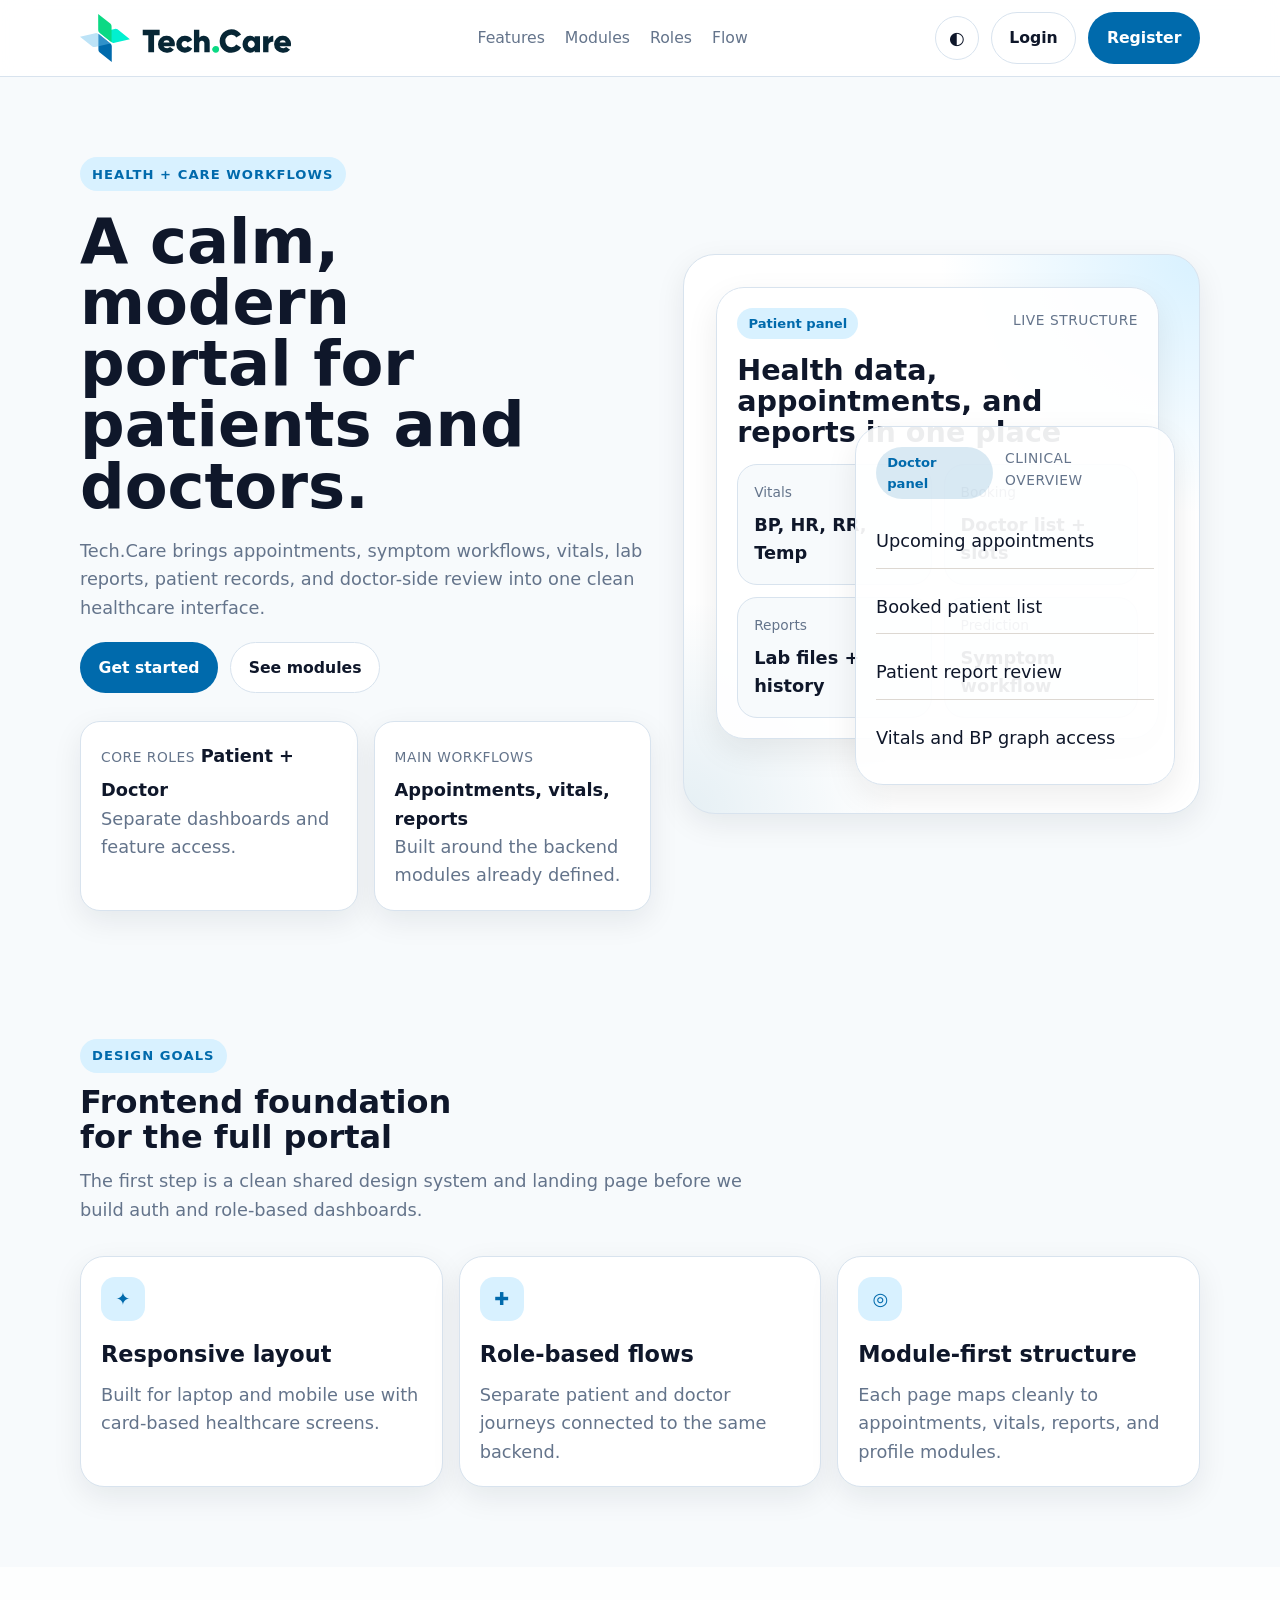
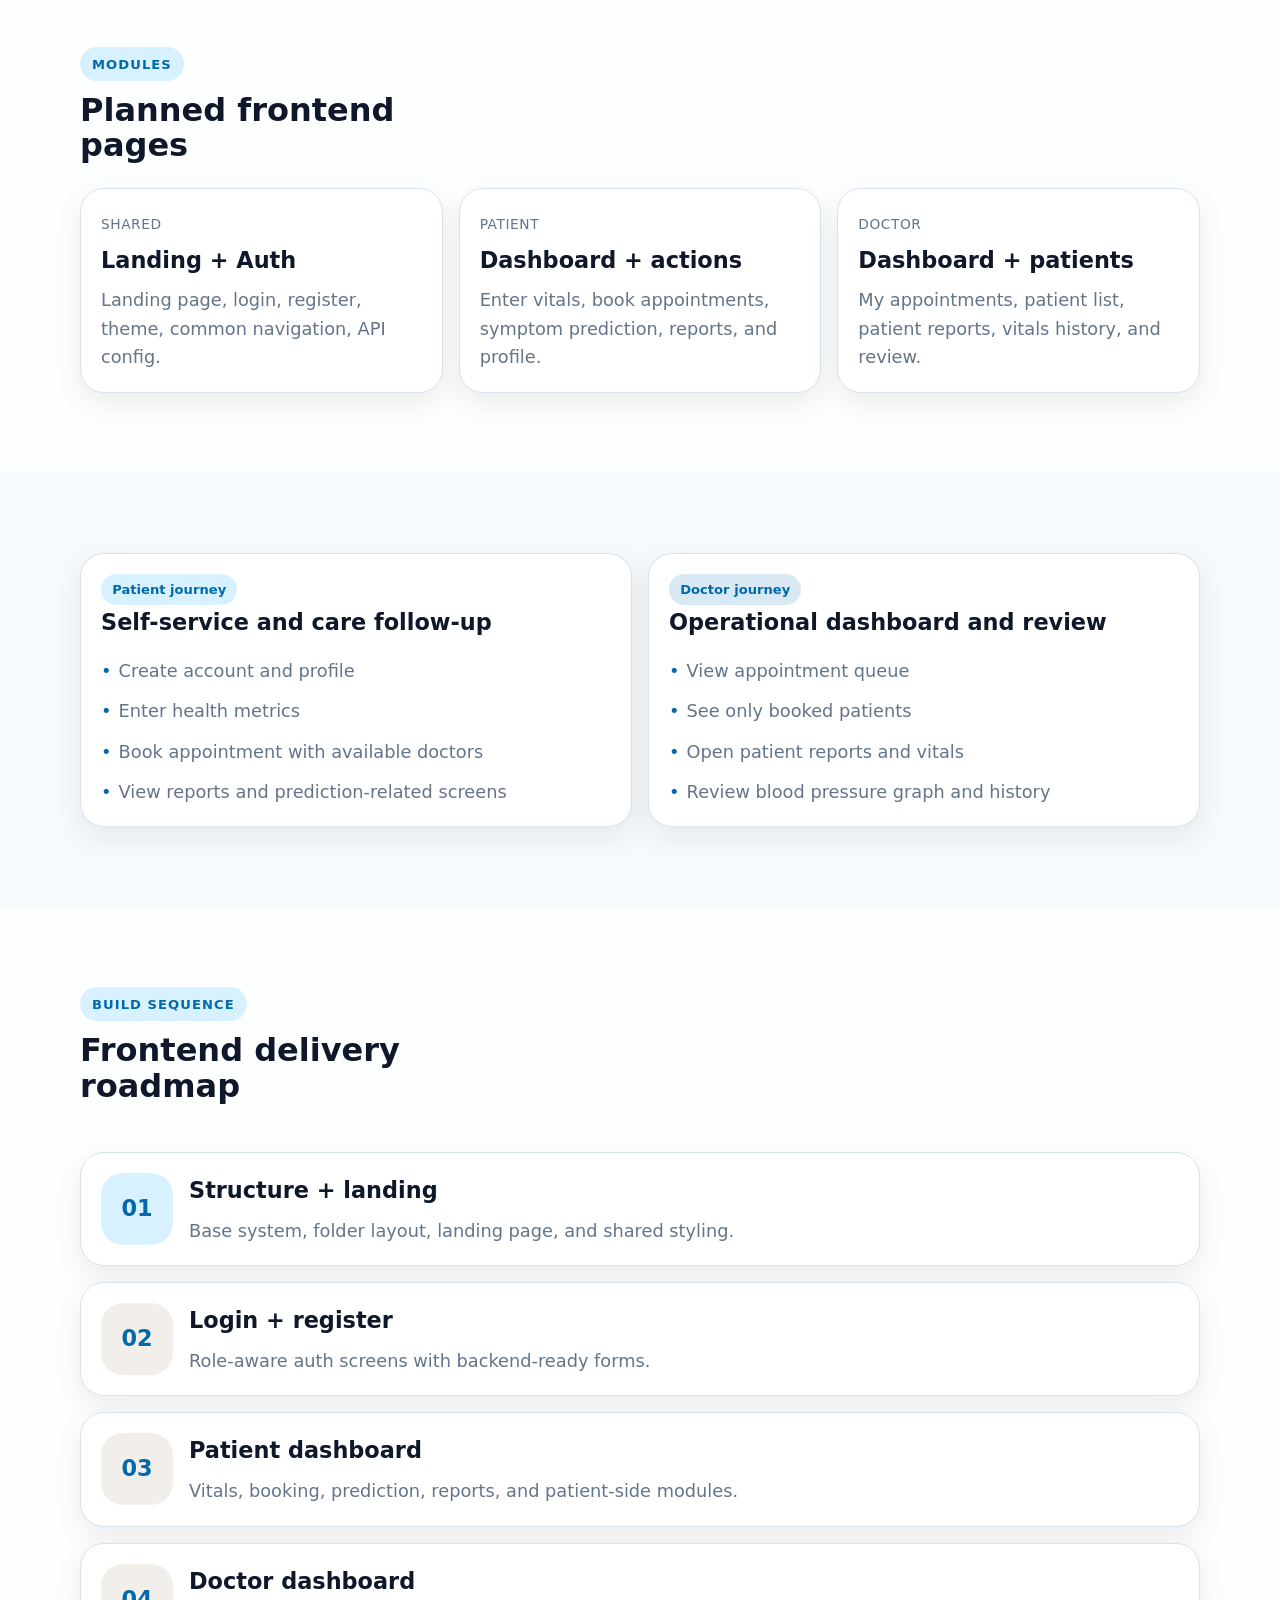
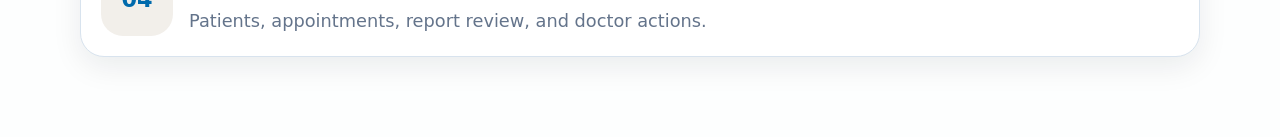
<file: frontend/pages/index.html>
<!DOCTYPE html>
<html lang="en" data-theme="light">
<head>
  <meta charset="UTF-8" />
  <meta name="viewport" content="width=device-width, initial-scale=1.0" />
  <title>Biocanvas Health Portal</title>
  <link rel="preconnect" href="https://api.fontshare.com">
  <link href="https://api.fontshare.com/v2/css?f[]=satoshi@300,400,500,700,900&display=swap" rel="stylesheet">
  <link rel="stylesheet" href="../css/tokens.css">
  <link rel="stylesheet" href="../css/base.css">
  <link rel="stylesheet" href="../css/components.css">
  <link rel="stylesheet" href="../css/landing.css">
</head>
<body>
  <a href="#main-content" class="skip-link">Skip to content</a>

  <header class="site-header">
    <div class="container nav-shell">
        <a href="index.html" class="brand brand-image" aria-label="Biocanvas home">
            <img src="/frontend/assests/logos/TestLogo.svg" alt="Biocanvas logo" class="brand-logo">
        </a>

      <nav class="desktop-nav" aria-label="Primary navigation">
        <a href="#features">Features</a>
        <a href="#modules">Modules</a>
        <a href="#roles">Roles</a>
        <a href="#flow">Flow</a>
      </nav>

      <div class="nav-actions">
        <button class="theme-toggle" data-theme-toggle aria-label="Switch theme">◐</button>
        <a href="login.html" class="btn btn-secondary">Login</a>
        <a href="register.html" class="btn btn-primary">Register</a>
      </div>
    </div>
  </header>

  <main id="main-content">
    <section class="hero-section">
      <div class="container hero-grid">
        <div class="hero-copy">
          <span class="eyebrow">Health + care workflows</span>
          <h1>A calm, modern portal for patients and doctors.</h1>
          <p>
            Tech.Care brings appointments, symptom workflows, vitals, lab reports, patient records, and doctor-side review into one clean healthcare interface.
          </p>
          <div class="hero-actions">
            <a href="register.html" class="btn btn-primary">Get started</a>
            <a href="#modules" class="btn btn-secondary">See modules</a>
          </div>

          <div class="hero-metrics">
            <article class="metric-card">
              <span class="metric-label">Core roles</span>
              <strong>Patient + Doctor</strong>
              <p>Separate dashboards and feature access.</p>
            </article>
            <article class="metric-card">
              <span class="metric-label">Main workflows</span>
              <strong>Appointments, vitals, reports</strong>
              <p>Built around the backend modules already defined.</p>
            </article>
          </div>
        </div>

        <div class="hero-visual card-surface">
          <div class="floating-card primary-panel">
            <div class="panel-head">
              <span class="badge primary">Patient panel</span>
              <span class="mini-text">Live structure</span>
            </div>
            <h2>Health data, appointments, and reports in one place</h2>
            <div class="mini-grid">
              <div class="mini-tile">
                <span>Vitals</span>
                <strong>BP, HR, RR, Temp</strong>
              </div>
              <div class="mini-tile">
                <span>Booking</span>
                <strong>Doctor list + slots</strong>
              </div>
              <div class="mini-tile">
                <span>Reports</span>
                <strong>Lab files + history</strong>
              </div>
              <div class="mini-tile">
                <span>Prediction</span>
                <strong>Symptom workflow</strong>
              </div>
            </div>
          </div>

          <div class="floating-card secondary-panel">
            <div class="panel-head">
              <span class="badge blue">Doctor panel</span>
              <span class="mini-text">Clinical overview</span>
            </div>
            <ul class="panel-list" role="list">
              <li>Upcoming appointments</li>
              <li>Booked patient list</li>
              <li>Patient report review</li>
              <li>Vitals and BP graph access</li>
            </ul>
          </div>
        </div>
      </div>
    </section>

    <section class="section-block" id="features">
      <div class="container">
        <div class="section-heading">
          <span class="eyebrow">Design goals</span>
          <h2>Frontend foundation for the full portal</h2>
          <p>The first step is a clean shared design system and landing page before we build auth and role-based dashboards.</p>
        </div>

        <div class="feature-grid">
          <article class="feature-card">
            <div class="feature-icon">✦</div>
            <h3>Responsive layout</h3>
            <p>Built for laptop and mobile use with card-based healthcare screens.</p>
          </article>
          <article class="feature-card">
            <div class="feature-icon">✚</div>
            <h3>Role-based flows</h3>
            <p>Separate patient and doctor journeys connected to the same backend.</p>
          </article>
          <article class="feature-card">
            <div class="feature-icon">◎</div>
            <h3>Module-first structure</h3>
            <p>Each page maps cleanly to appointments, vitals, reports, and profile modules.</p>
          </article>
        </div>
      </div>
    </section>

    <section class="section-block alt-section" id="modules">
      <div class="container">
        <div class="section-heading compact">
          <span class="eyebrow">Modules</span>
          <h2>Planned frontend pages</h2>
        </div>

        <div class="module-grid">
          <article class="module-card">
            <span class="module-tag">Shared</span>
            <h3>Landing + Auth</h3>
            <p>Landing page, login, register, theme, common navigation, API config.</p>
          </article>
          <article class="module-card">
            <span class="module-tag">Patient</span>
            <h3>Dashboard + actions</h3>
            <p>Enter vitals, book appointments, symptom prediction, reports, and profile.</p>
          </article>
          <article class="module-card">
            <span class="module-tag">Doctor</span>
            <h3>Dashboard + patients</h3>
            <p>My appointments, patient list, patient reports, vitals history, and review.</p>
          </article>
        </div>
      </div>
    </section>

    <section class="section-block" id="roles">
      <div class="container role-grid">
        <article class="role-card">
          <span class="badge primary">Patient journey</span>
          <h3>Self-service and care follow-up</h3>
          <ul role="list">
            <li>Create account and profile</li>
            <li>Enter health metrics</li>
            <li>Book appointment with available doctors</li>
            <li>View reports and prediction-related screens</li>
          </ul>
        </article>

        <article class="role-card">
          <span class="badge blue">Doctor journey</span>
          <h3>Operational dashboard and review</h3>
          <ul role="list">
            <li>View appointment queue</li>
            <li>See only booked patients</li>
            <li>Open patient reports and vitals</li>
            <li>Review blood pressure graph and history</li>
          </ul>
        </article>
      </div>
    </section>

    <section class="section-block alt-section" id="flow">
      <div class="container flow-shell">
        <div class="section-heading compact">
          <span class="eyebrow">Build sequence</span>
          <h2>Frontend delivery roadmap</h2>
        </div>

        <div class="timeline">
          <article class="timeline-item active">
            <span>01</span>
            <div>
              <h3>Structure + landing</h3>
              <p>Base system, folder layout, landing page, and shared styling.</p>
            </div>
          </article>
          <article class="timeline-item">
            <span>02</span>
            <div>
              <h3>Login + register</h3>
              <p>Role-aware auth screens with backend-ready forms.</p>
            </div>
          </article>
          <article class="timeline-item">
            <span>03</span>
            <div>
              <h3>Patient dashboard</h3>
              <p>Vitals, booking, prediction, reports, and patient-side modules.</p>
            </div>
          </article>
          <article class="timeline-item">
            <span>04</span>
            <div>
              <h3>Doctor dashboard</h3>
              <p>Patients, appointments, report review, and doctor actions.</p>
            </div>
          </article>
        </div>
      </div>
    </section>
  </main>

  <script src="../js/landing.js" defer></script>
</body>
</html>
</file>
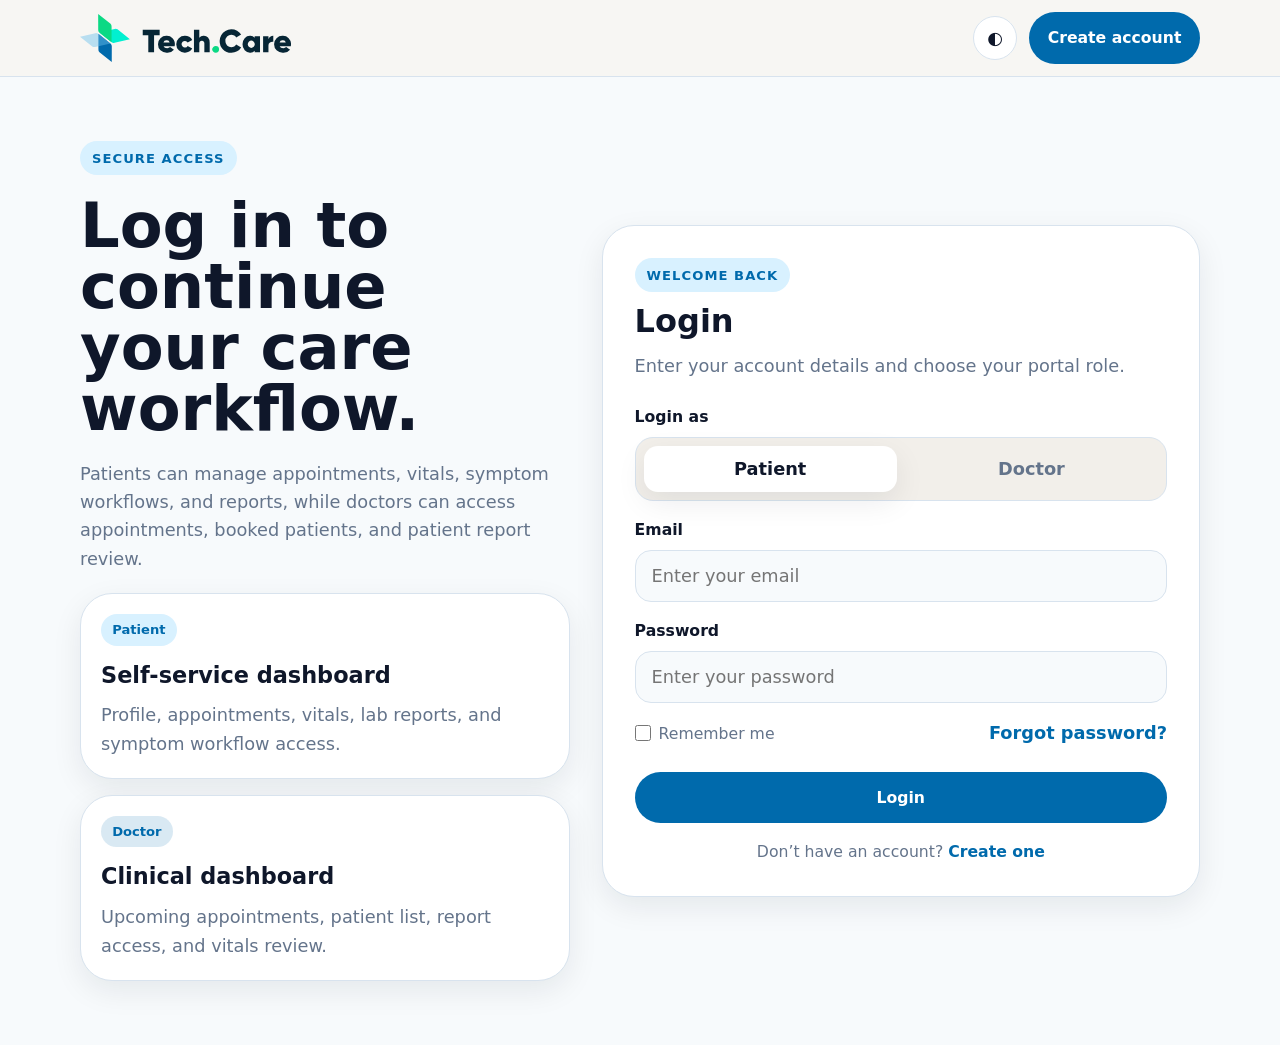
<file: frontend/pages/login.html>
<!DOCTYPE html>
<html lang="en" data-theme="light">
<head>
  <meta charset="UTF-8" />
  <meta name="viewport" content="width=device-width, initial-scale=1.0" />
  <title>Login | Biocanvas</title>
  <link rel="preconnect" href="https://api.fontshare.com">
  <link href="https://api.fontshare.com/v2/css?f[]=satoshi@300,400,500,700,900&display=swap" rel="stylesheet">
  <link rel="stylesheet" href="../css/tokens.css">
  <link rel="stylesheet" href="../css/base.css">
  <link rel="stylesheet" href="../css/components.css">
  <link rel="stylesheet" href="../css/auth.css">
</head>
<body>
  <a href="#main-content" class="skip-link">Skip to content</a>

  <header class="site-header auth-header">
    <div class="container nav-shell">
      <a href="index.html" class="brand brand-image" aria-label="Biocanvas home">
        <img src="/frontend/assests/logos/TestLogo.svg" alt="Biocanvas logo" class="brand-logo">
      </a>
      <div class="nav-actions">
        <button class="theme-toggle" data-theme-toggle aria-label="Switch theme">◐</button>
        <a href="register.html" class="btn btn-primary">Create account</a>
      </div>
    </div>
  </header>

  <main id="main-content" class="auth-page">
    <div class="container auth-grid">
      <section class="auth-intro">
        <span class="eyebrow">Secure access</span>
        <h1>Log in to continue your care workflow.</h1>
        <p>
          Patients can manage appointments, vitals, symptom workflows, and reports, while doctors can access appointments, booked patients, and patient report review.
        </p>

        <div class="auth-info-cards">
          <article class="auth-info-card">
            <span class="badge primary">Patient</span>
            <h3>Self-service dashboard</h3>
            <p>Profile, appointments, vitals, lab reports, and symptom workflow access.</p>
          </article>
          <article class="auth-info-card">
            <span class="badge blue">Doctor</span>
            <h3>Clinical dashboard</h3>
            <p>Upcoming appointments, patient list, report access, and vitals review.</p>
          </article>
        </div>
      </section>

      <section class="auth-card-shell">
        <div class="auth-card">
          <div class="auth-head">
            <span class="eyebrow">Welcome back</span>
            <h2>Login</h2>
            <p>Enter your account details and choose your portal role.</p>
          </div>

          <form class="auth-form" id="loginForm">
            <div class="field-group role-group">
              <span class="field-label">Login as</span>
              <div class="role-toggle" role="group" aria-label="Select role">
                <button type="button" class="role-btn active" data-role="patient">Patient</button>
                <button type="button" class="role-btn" data-role="doctor">Doctor</button>
              </div>
              <input type="hidden" name="role" id="loginRole" value="patient">
            </div>

            <div class="field-group">
              <label for="loginEmail">Email</label>
              <input type="email" id="loginEmail" name="email" placeholder="Enter your email" required>
            </div>

            <div class="field-group">
              <label for="loginPassword">Password</label>
              <input type="password" id="loginPassword" name="password" placeholder="Enter your password" required>
            </div>

            <div class="form-row split-row">
              <label class="checkbox-row">
                <input type="checkbox" name="remember">
                <span>Remember me</span>
              </label>
              <a href="#" class="text-link">Forgot password?</a>
            </div>

            <button type="submit" class="btn btn-primary auth-submit">Login</button>

            <p class="form-switch">Don’t have an account? <a href="register.html">Create one</a></p>
          </form>
        </div>
      </section>
    </div>
  </main>

  <script src="../js/config.js" defer></script>
<script src="../js/api.js" defer></script>
<script src="../js/utils.js" defer></script>
<script src="../js/auth.js" defer></script>
</body>
</html>
</file>
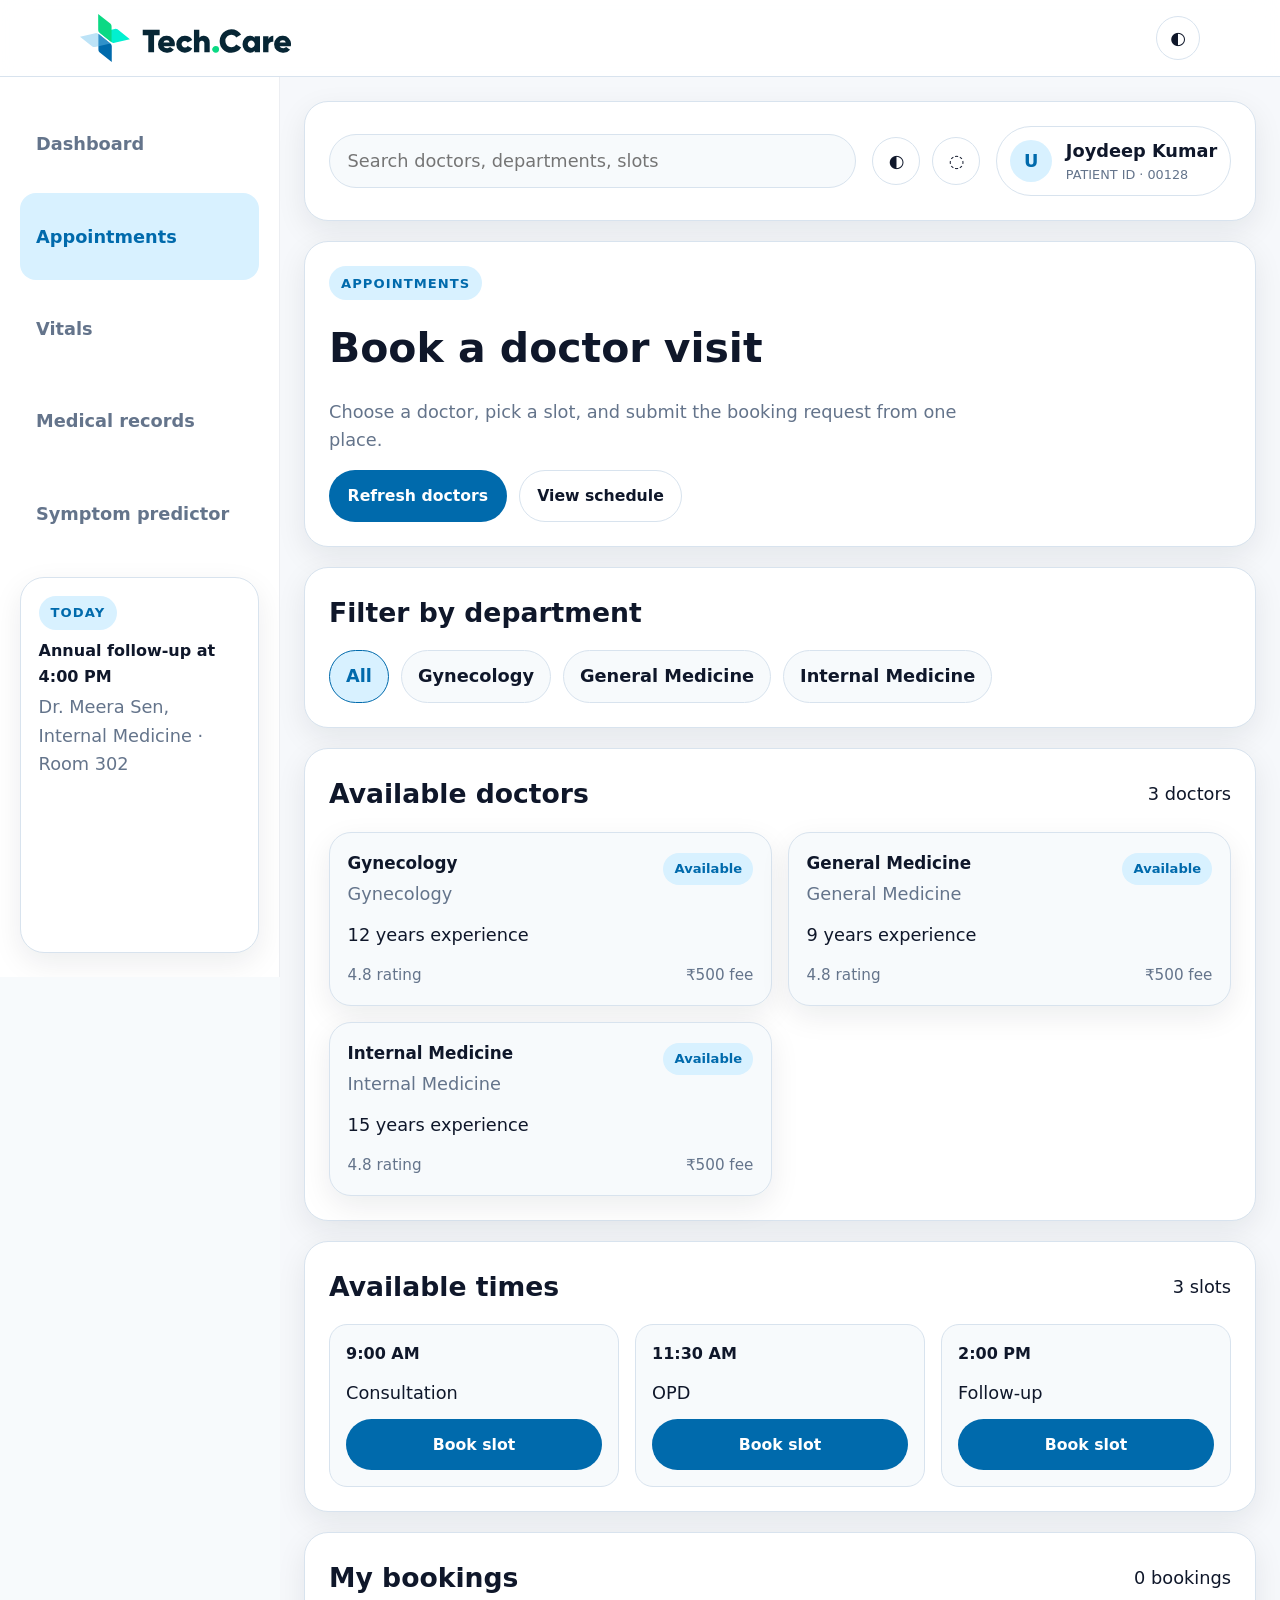
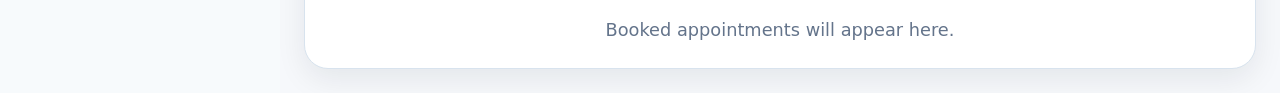
<file: frontend/pages/patient-appointments.html>
<!DOCTYPE html>
<html lang="en" data-theme="light">
<head>
  <meta charset="UTF-8">
  <meta name="viewport" content="width=device-width, initial-scale=1.0">
  <title>Appointments | Tech.Care</title>
  <link rel="stylesheet" href="../css/tokens.css">
  <link rel="stylesheet" href="../css/base.css">
  <link rel="stylesheet" href="../css/components.css">
  <link rel="stylesheet" href="../css/patient.css">
</head>
<body>
  <a href="#main-content" class="skip-link">Skip to content</a>

  <header class="site-header">
    <div class="container nav-shell">
      <a href="index.html" class="brand brand-image" aria-label="Biocanvas home">
            <img src="/frontend/assests/logos/TestLogo.svg" alt="Biocanvas logo" class="brand-logo">
        </a>
      <div class="nav-actions">
        <button class="theme-toggle" data-theme-toggle aria-label="Switch theme">◐</button>
      </div>
    </div>
  </header>

  <div class="page-shell">
    <aside class="sidebar sidebar-patient">
      <nav class="sidebar-nav">
        <a href="patient-dashboard.html" class="nav-link">Dashboard</a>
        <a href="patient-appointments.html" class="nav-link active">Appointments</a>
        <a href="patient-vitals.html" class="nav-link">Vitals</a>
        <a href="patient-reports.html" class="nav-link">Medical records</a>
        <a href="patient-symptom.html" class="nav-link">Symptom predictor</a>
      </nav>
      <div class="sidebar-card card-surface">
        <span class="eyebrow">Today</span>
        <h3>Annual follow-up at 4:00 PM</h3>
        <p>Dr. Meera Sen, Internal Medicine · Room 302</p>
      </div>
    </aside>

    <main id="main-content" class="content-shell">
      <section class="patient-shell">
        <section class="top-summary card-surface">
          <div class="search-row">
            <input type="search" placeholder="Search doctors, departments, slots" aria-label="Search">
            <div class="top-icons">
              <button class="icon-btn" type="button" aria-label="Toggle theme">◐</button>
              <button class="icon-btn" type="button" aria-label="Notifications">◌</button>
            </div>
            <div class="user-pill">
              <div class="avatar" data-user-avatar>JK</div>
              <div>
                <strong data-user-name>Joydeep Kumar</strong>
                <span data-user-id>PATIENT ID · 00128</span>
              </div>
            </div>
          </div>
        </section>

        <section class="appointments-layout">
          <article class="section-card card-surface appointments-hero">
            <span class="eyebrow">Appointments</span>
            <h1>Book a doctor visit</h1>
            <p>Choose a doctor, pick a slot, and submit the booking request from one place.</p>
            <div class="button-row">
              <button class="btn btn-primary" type="button" data-refresh-doctors>Refresh doctors</button>
              <button class="btn btn-secondary" type="button" data-view-schedule>View schedule</button>
            </div>
          </article>

          <article class="section-card card-surface appointments-filter">
            <div class="section-head"><h2>Filter by department</h2></div>
            <div class="chips-row" data-department-chips></div>
          </article>

          <article class="section-card card-surface doctor-results">
            <div class="section-head"><h2>Available doctors</h2><span data-doctor-count>0 doctors</span></div>
            <div class="doctor-list" data-doctor-list></div>
          </article>

          <article class="section-card card-surface slots-panel">
            <div class="section-head"><h2>Available times</h2><span data-slot-count>0 slots</span></div>
            <div class="slot-list" data-slot-list>
              <div class="note empty-state">Select a doctor to see slots.</div>
            </div>
          </article>

          <article class="section-card card-surface confirmation-panel hidden" data-confirmation-panel>
            <div class="section-head"><h2>Booking confirmed</h2></div>
            <div class="confirmation-box">
              <strong data-confirm-doctor>-</strong>
              <span data-confirm-slot>-</span>
              <p data-confirm-message>Your appointment request has been submitted.</p>
            </div>
          </article>
          <article class="section-card card-surface my-bookings-panel">
  <div class="section-head"><h2>My bookings</h2><span data-bookings-count>0 bookings</span></div>
  <div class="bookings-list" data-bookings-list>
    <div class="note empty-state">Booked appointments will appear here.</div>
  </div>
</article>
        </section>
      </section>
    </main>
  </div>

  <script src="../js/config.js" defer></script>
  <script src="../js/api.js" defer></script>
  <script src="../js/utils.js" defer></script>
  <script src="../js/auth.js" defer></script>
  <script src="../js/patient/appointments.js" defer></script>
</body>
</html>
</file>
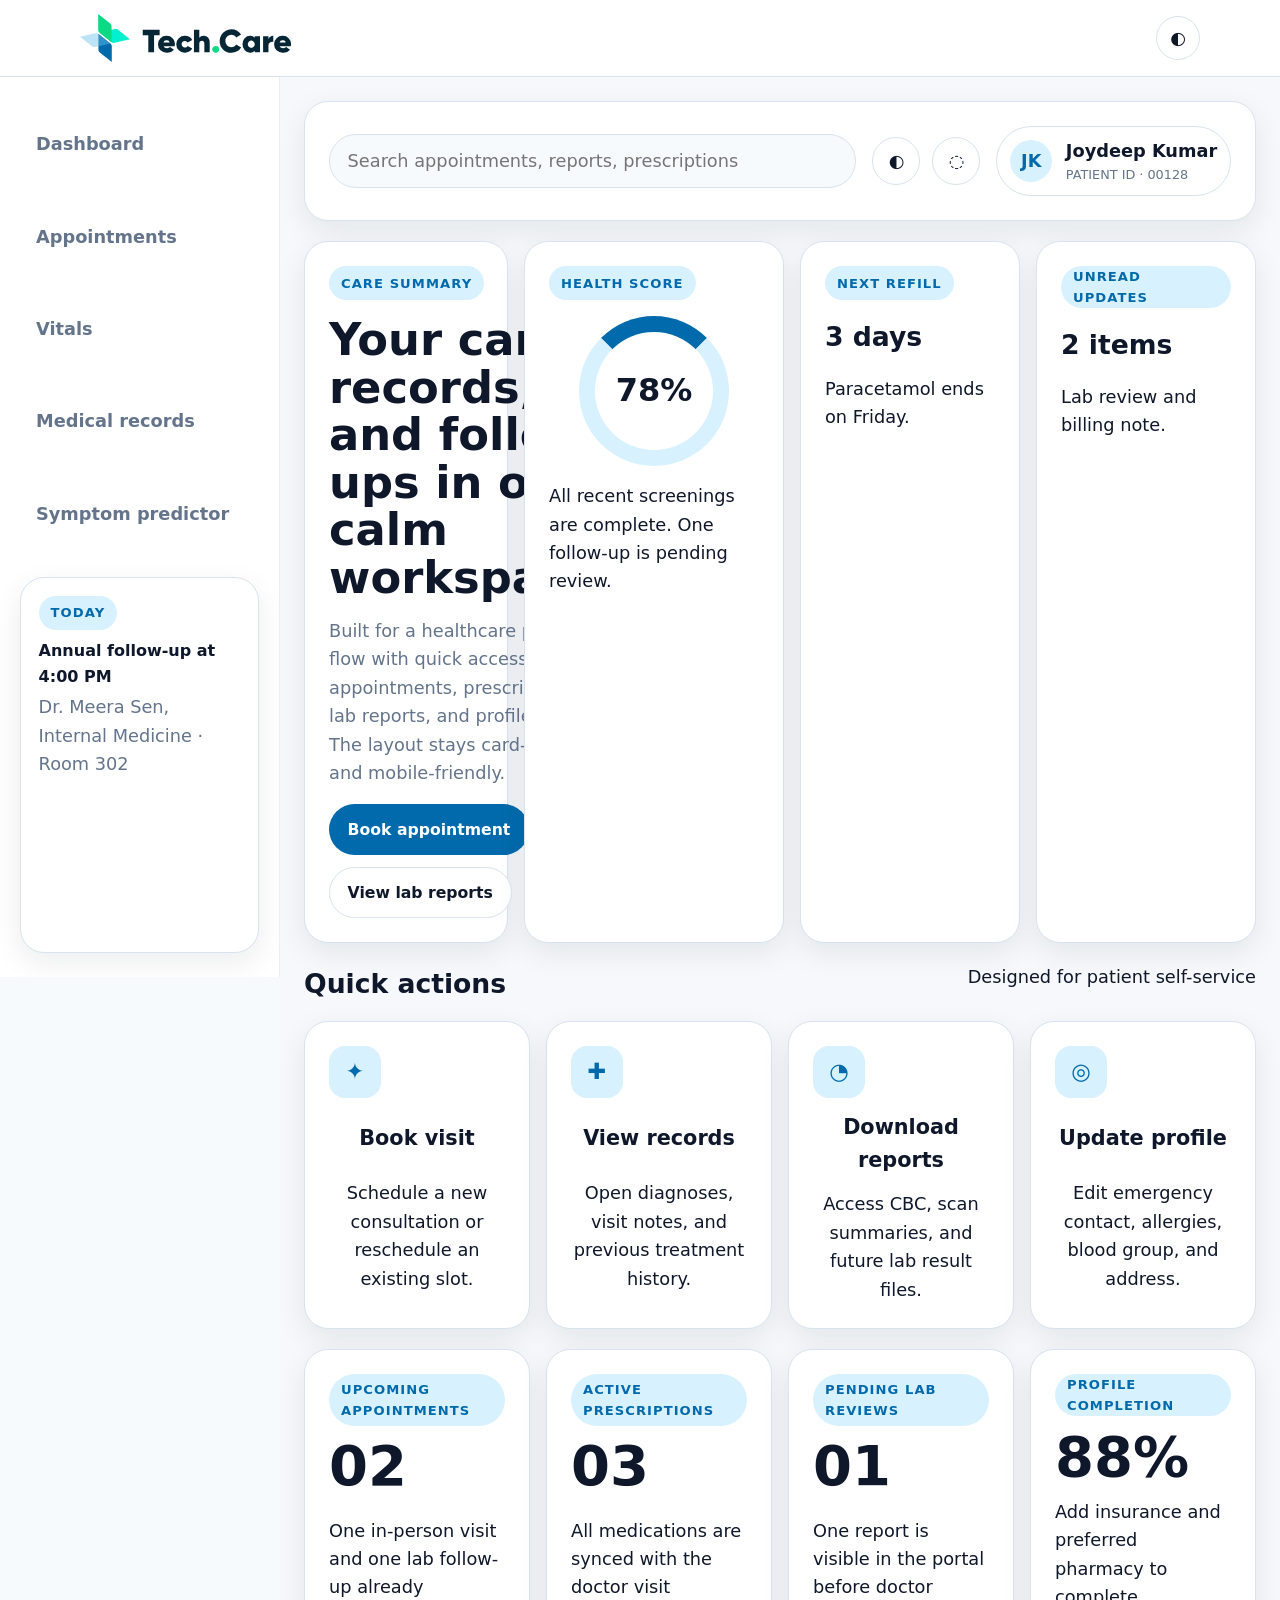
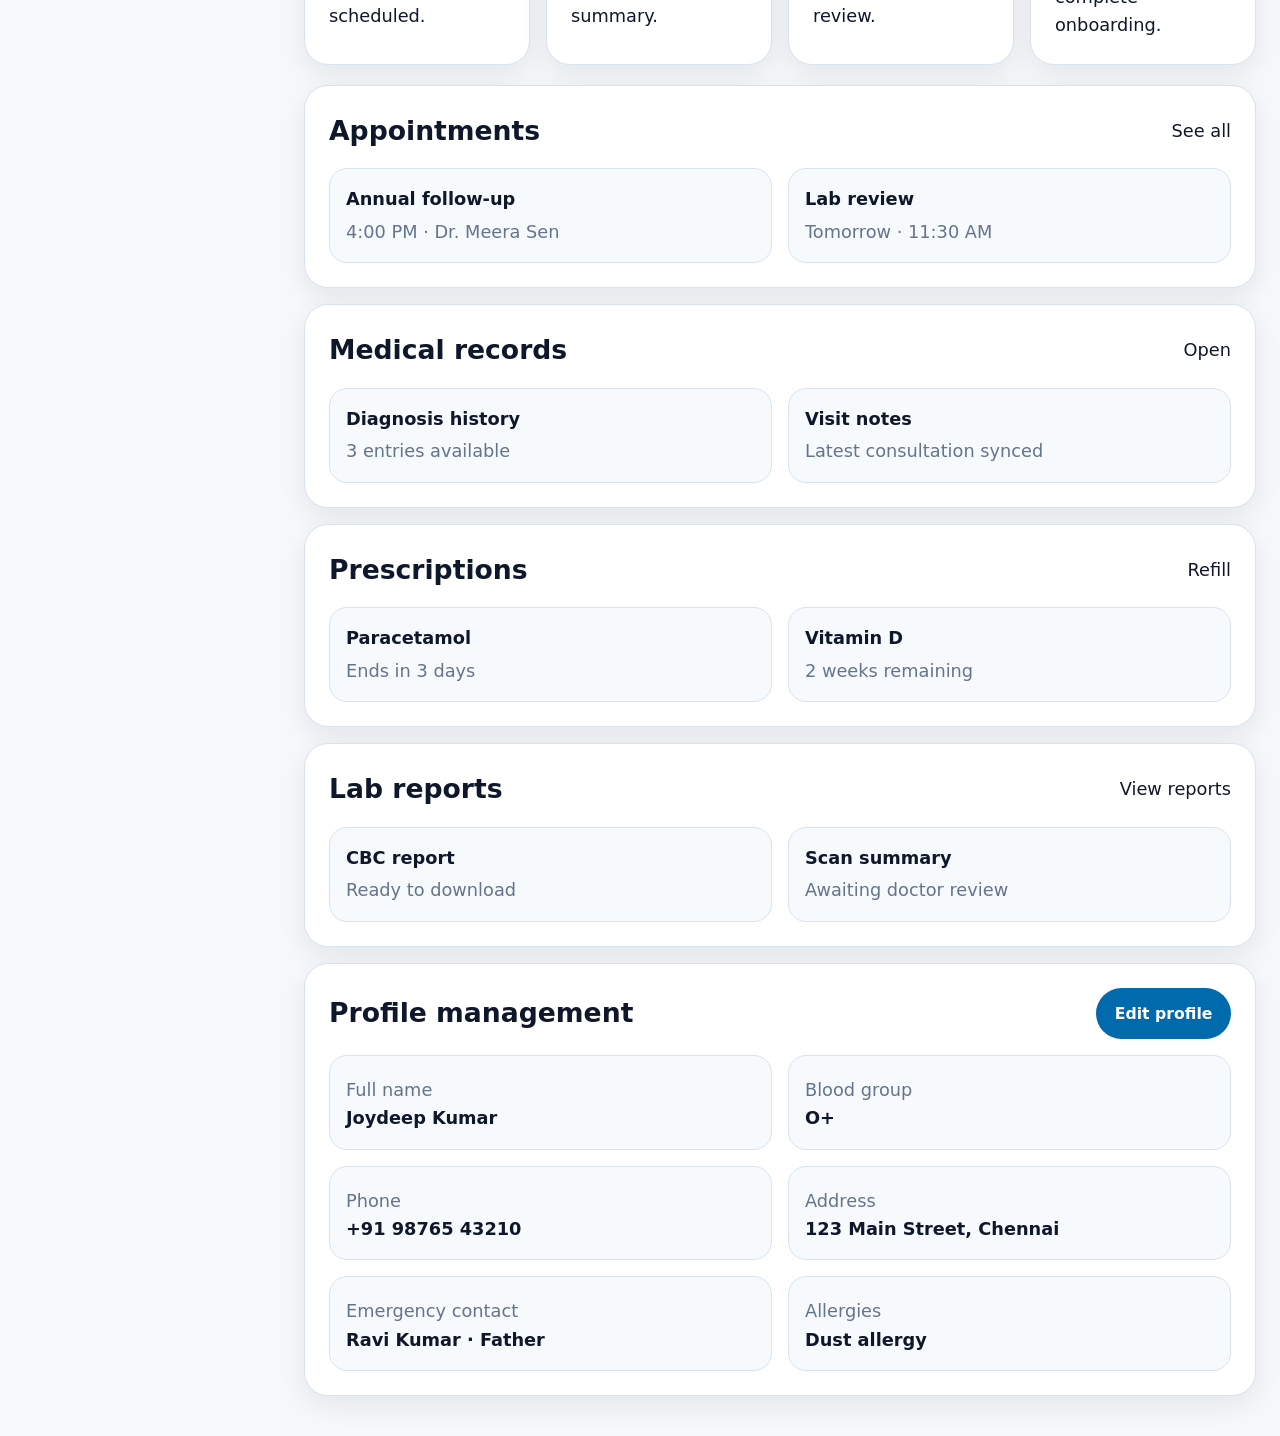
<file: frontend/pages/patient-dashboard.html>
<!DOCTYPE html>
<html lang="en" data-theme="light">
<head>
  <meta charset="UTF-8">
  <meta name="viewport" content="width=device-width, initial-scale=1.0">
  <title>Patient Dashboard | Biocanvas</title>
  <link rel="stylesheet" href="../css/tokens.css">
  <link rel="stylesheet" href="../css/base.css">
  <link rel="stylesheet" href="../css/components.css">
  <link rel="stylesheet" href="../css/patient.css">
</head>
<body>
  <a href="#main-content" class="skip-link">Skip to content</a>

  <header class="site-header">
    <div class="container nav-shell">
      <a href="index.html" class="brand brand-image" aria-label="Biocanvas home">
            <img src="/frontend/assests/logos/TestLogo.svg" alt="Biocanvas logo" class="brand-logo">
        </a>
      <div class="nav-actions">
        <button class="theme-toggle" data-theme-toggle aria-label="Switch theme">◐</button>
      </div>
    </div>
  </header>

  <div class="page-shell">
    <aside class="sidebar sidebar-patient">
      <nav class="sidebar-nav">
        <a href="patient-dashboard.html" class="nav-link active">Dashboard</a>
        <a href="patient-appointments.html" class="nav-link">Appointments</a>
        <a href="patient-vitals.html" class="nav-link">Vitals</a>
        <a href="patient-reports.html" class="nav-link">Medical records</a>
        <a href="patient-symptom.html" class="nav-link">Symptom predictor</a>
      </nav>
      <div class="sidebar-card card-surface">
        <span class="eyebrow">Today</span>
        <h3>Annual follow-up at 4:00 PM</h3>
        <p>Dr. Meera Sen, Internal Medicine · Room 302</p>
      </div>
    </aside>

    <main id="main-content" class="content-shell">
      <section class="patient-shell" id="dashboard">
        <section class="top-summary card-surface">
          <div class="search-row">
            <input type="search" placeholder="Search appointments, reports, prescriptions" aria-label="Search">
            <div class="top-icons">
              <button class="icon-btn" type="button" aria-label="Toggle theme">◐</button>
              <button class="icon-btn" type="button" aria-label="Notifications">◌</button>
            </div>
            <div class="user-pill">
              <div class="avatar">JK</div>
              <div>
                <strong>Joydeep Kumar</strong>
                <span>PATIENT ID · 00128</span>
              </div>
            </div>
          </div>
        </section>

        <section class="hero-grid">
          <article class="hero-card card-surface">
            <span class="eyebrow">Care summary</span>
            <h1>Your care, records, and follow-ups in one calm workspace.</h1>
            <p>Built for a healthcare portal flow with quick access to appointments, prescriptions, lab reports, and profile settings. The layout stays card-based and mobile-friendly.</p>
            <div class="button-row">
              <a class="btn btn-primary" href="patient-appointments.html">Book appointment</a>
              <a class="btn btn-secondary" href="patient-reports.html#labreports">View lab reports</a>
            </div>
          </article>

          <article class="health-score card-surface">
            <span class="eyebrow">Health score</span>
            <div class="score-ring"><span>78%</span></div>
            <p>All recent screenings are complete. One follow-up is pending review.</p>
          </article>

          <article class="mini-card card-surface">
            <span class="eyebrow">Next refill</span>
            <h2>3 days</h2>
            <p>Paracetamol ends on Friday.</p>
          </article>

          <article class="mini-card card-surface">
            <span class="eyebrow">Unread updates</span>
            <h2>2 items</h2>
            <p>Lab review and billing note.</p>
          </article>
        </section>

        <section class="quick-actions-section">
          <div class="section-head">
            <h2>Quick actions</h2>
            <span>Designed for patient self-service</span>
          </div>
          <div class="action-grid">
            <button class="action-card card-surface" type="button" data-go-appointments>
              <div class="action-icon">✦</div><h3>Book visit</h3><p>Schedule a new consultation or reschedule an existing slot.</p>
            </button>
            <button class="action-card card-surface" type="button" data-go-reports>
              <div class="action-icon">✚</div><h3>View records</h3><p>Open diagnoses, visit notes, and previous treatment history.</p>
            </button>
            <button class="action-card card-surface" type="button" data-go-reports>
              <div class="action-icon">◔</div><h3>Download reports</h3><p>Access CBC, scan summaries, and future lab result files.</p>
            </button>
            <button class="action-card card-surface" type="button" data-go-profile>
              <div class="action-icon">◎</div><h3>Update profile</h3><p>Edit emergency contact, allergies, blood group, and address.</p>
            </button>
          </div>
        </section>

        <section class="stats-grid">
          <article class="stat-card card-surface"><span class="eyebrow">Upcoming appointments</span><strong>02</strong><p>One in-person visit and one lab follow-up already scheduled.</p></article>
          <article class="stat-card card-surface"><span class="eyebrow">Active prescriptions</span><strong>03</strong><p>All medications are synced with the doctor visit summary.</p></article>
          <article class="stat-card card-surface"><span class="eyebrow">Pending lab reviews</span><strong>01</strong><p>One report is visible in the portal before doctor review.</p></article>
          <article class="stat-card card-surface"><span class="eyebrow">Profile completion</span><strong>88%</strong><p>Add insurance and preferred pharmacy to complete onboarding.</p></article>
        </section>

        <section class="content-sections">
          <article class="section-card card-surface" id="appointments">
            <div class="section-head"><h2>Appointments</h2><a href="patient-appointments.html">See all</a></div>
            <div class="list-grid">
              <div class="list-item"><strong>Annual follow-up</strong><span>4:00 PM · Dr. Meera Sen</span></div>
              <div class="list-item"><strong>Lab review</strong><span>Tomorrow · 11:30 AM</span></div>
            </div>
          </article>

          <article class="section-card card-surface" id="records">
            <div class="section-head"><h2>Medical records</h2><a href="patient-reports.html">Open</a></div>
            <div class="list-grid">
              <div class="list-item"><strong>Diagnosis history</strong><span>3 entries available</span></div>
              <div class="list-item"><strong>Visit notes</strong><span>Latest consultation synced</span></div>
            </div>
          </article>

          <article class="section-card card-surface" id="prescriptions">
            <div class="section-head"><h2>Prescriptions</h2><a href="patient-reports.html#prescriptions">Refill</a></div>
            <div class="list-grid">
              <div class="list-item"><strong>Paracetamol</strong><span>Ends in 3 days</span></div>
              <div class="list-item"><strong>Vitamin D</strong><span>2 weeks remaining</span></div>
            </div>
          </article>

          <article class="section-card card-surface" id="labreports">
            <div class="section-head"><h2>Lab reports</h2><a href="patient-reports.html#labreports">View reports</a></div>
            <div class="list-grid">
              <div class="list-item"><strong>CBC report</strong><span>Ready to download</span></div>
              <div class="list-item"><strong>Scan summary</strong><span>Awaiting doctor review</span></div>
            </div>
          </article>

          <article class="section-card card-surface" id="profile">
            <div class="section-head"><h2>Profile management</h2><button class="btn btn-primary" type="button" data-go-profile>Edit profile</button></div>
            <div class="profile-grid">
              <div class="profile-item"><span>Full name</span><strong>Joydeep Kumar</strong></div>
              <div class="profile-item"><span>Blood group</span><strong>O+</strong></div>
              <div class="profile-item"><span>Phone</span><strong>+91 98765 43210</strong></div>
              <div class="profile-item"><span>Address</span><strong>123 Main Street, Chennai</strong></div>
              <div class="profile-item"><span>Emergency contact</span><strong>Ravi Kumar · Father</strong></div>
              <div class="profile-item"><span>Allergies</span><strong>Dust allergy</strong></div>
            </div>
          </article>
        </section>
      </section>
    </main>
  </div>

  <script src="../js/config.js" defer></script>
  <script src="../js/api.js" defer></script>
  <script src="../js/utils.js" defer></script>
  <script src="../js/auth.js" defer></script>
  <script src="../js/patient/dashboard.js" defer></script>
</body>
</html>
</file>
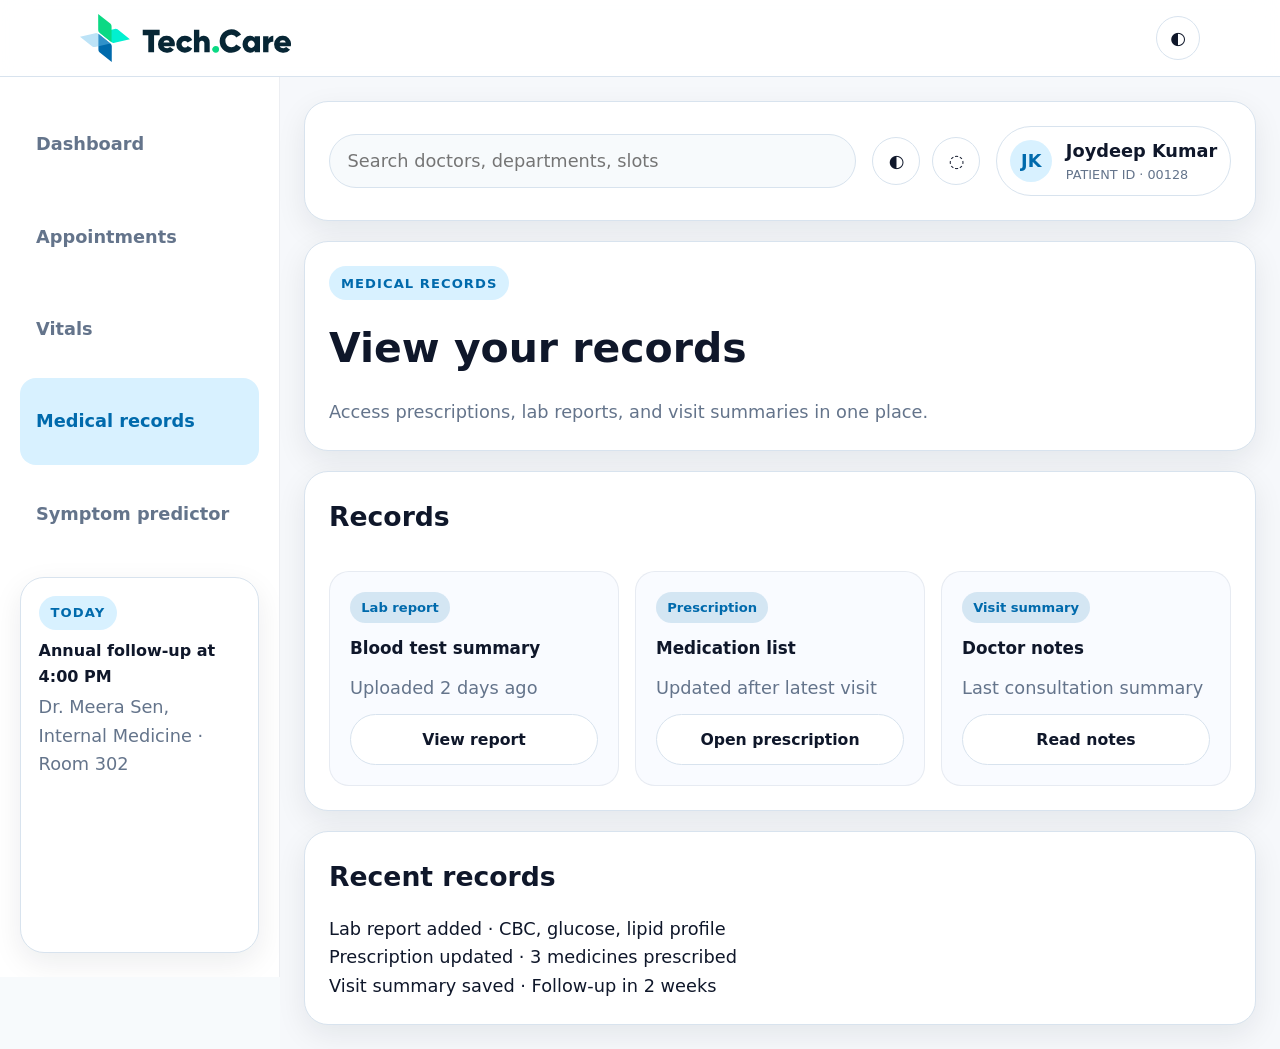
<file: frontend/pages/patient-reports.html>
<!DOCTYPE html>
<html lang="en" data-theme="light">
<head>
  <meta charset="UTF-8">
  <meta name="viewport" content="width=device-width, initial-scale=1.0">
  <title>Medical records | Tech.Care</title>
  <link rel="stylesheet" href="../css/tokens.css">
  <link rel="stylesheet" href="../css/base.css">
  <link rel="stylesheet" href="../css/components.css">
  <link rel="stylesheet" href="../css/patient.css">
</head>
<body>
  <a href="#main-content" class="skip-link">Skip to content</a>

  <header class="site-header">
    <div class="container nav-shell">
      <a href="index.html" class="brand brand-image" aria-label="Biocanvas home">
        <img src="/frontend/assests/logos/TestLogo.svg" alt="Biocanvas logo" class="brand-logo">
      </a>
      <div class="nav-actions">
        <button class="theme-toggle" data-theme-toggle aria-label="Switch theme">◐</button>
      </div>
    </div>
  </header>

  <div class="page-shell">
    <aside class="sidebar sidebar-patient">
      <nav class="sidebar-nav">
        <a href="patient-dashboard.html" class="nav-link">Dashboard</a>
        <a href="patient-appointments.html" class="nav-link">Appointments</a>
        <a href="patient-vitals.html" class="nav-link">Vitals</a>
        <a href="patient-reports.html" class="nav-link active">Medical records</a>
        <a href="patient-symptom.html" class="nav-link">Symptom predictor</a>
      </nav>
      <div class="sidebar-card card-surface">
        <span class="eyebrow">Today</span>
        <h3>Annual follow-up at 4:00 PM</h3>
        <p>Dr. Meera Sen, Internal Medicine · Room 302</p>
      </div>
    </aside>

    <main id="main-content" class="content-shell">
      <section class="patient-shell">
        <section class="top-summary card-surface">
          <div class="search-row">
            <input type="search" placeholder="Search doctors, departments, slots" aria-label="Search">
            <div class="top-icons">
              <button class="icon-btn" type="button" aria-label="Toggle theme">◐</button>
              <button class="icon-btn" type="button" aria-label="Notifications">◌</button>
            </div>
            <div class="user-pill">
              <div class="avatar" data-user-avatar>JK</div>
              <div>
                <strong data-user-name>Joydeep Kumar</strong>
                <span data-user-id>PATIENT ID · 00128</span>
              </div>
            </div>
          </div>
        </section>

        <section class="appointments-layout">
          <article class="section-card card-surface appointments-hero">
            <span class="eyebrow">Medical records</span>
            <h1>View your records</h1>
            <p>Access prescriptions, lab reports, and visit summaries in one place.</p>
          </article>

          <article class="section-card card-surface">
            <div class="section-head"><h2>Records</h2></div>
            <div class="record-grid">
              <div class="record-card">
                <span class="badge blue">Lab report</span>
                <h3>Blood test summary</h3>
                <p>Uploaded 2 days ago</p>
                <button type="button" class="btn btn-secondary">View report</button>
              </div>
              <div class="record-card">
                <span class="badge blue">Prescription</span>
                <h3>Medication list</h3>
                <p>Updated after latest visit</p>
                <button type="button" class="btn btn-secondary">Open prescription</button>
              </div>
              <div class="record-card">
                <span class="badge blue">Visit summary</span>
                <h3>Doctor notes</h3>
                <p>Last consultation summary</p>
                <button type="button" class="btn btn-secondary">Read notes</button>
              </div>
            </div>
          </article>

          <article class="section-card card-surface">
            <div class="section-head">
              <h2>Recent records</h2>
            </div>
            <div class="note-list">
              <div class="note">Lab report added · CBC, glucose, lipid profile</div>
              <div class="note">Prescription updated · 3 medicines prescribed</div>
              <div class="note">Visit summary saved · Follow-up in 2 weeks</div>
            </div>
          </article>
        </section>
      </section>
    </main>
  </div>

  <script src="../js/config.js" defer></script>
  <script src="../js/api.js" defer></script>
  <script src="../js/utils.js" defer></script>
  <script src="../js/auth.js" defer></script>
  <script src="../js/patient/reports.js" defer></script>
</body>
</html>
</file>
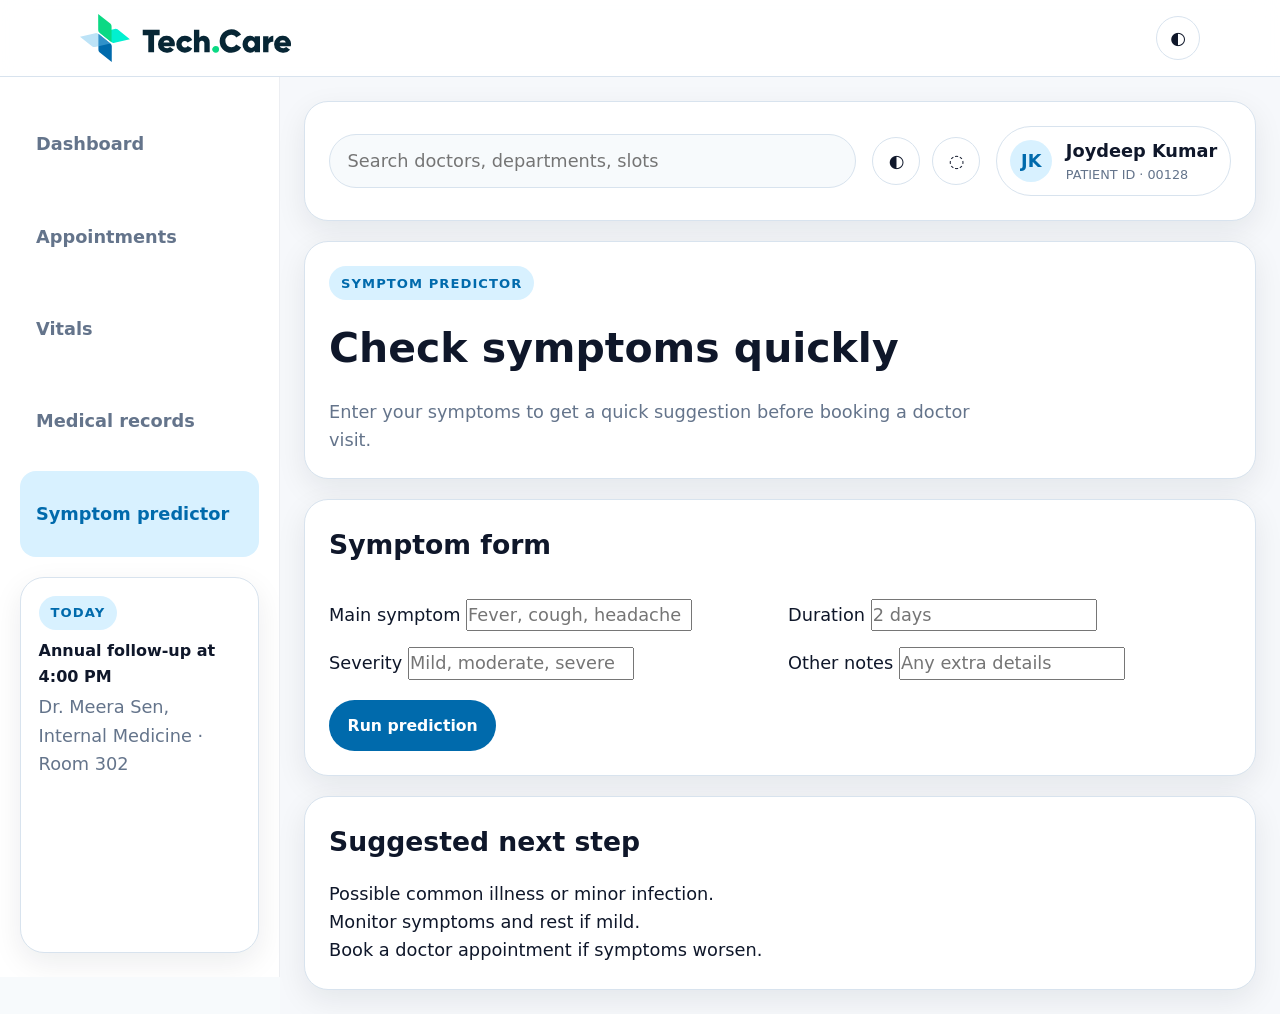
<file: frontend/pages/patient-symptom.html>
<!DOCTYPE html>
<html lang="en" data-theme="light">
<head>
  <meta charset="UTF-8">
  <meta name="viewport" content="width=device-width, initial-scale=1.0">
  <title>Symptom predictor | Tech.Care</title>
  <link rel="stylesheet" href="../css/tokens.css">
  <link rel="stylesheet" href="../css/base.css">
  <link rel="stylesheet" href="../css/components.css">
  <link rel="stylesheet" href="../css/patient.css">
</head>
<body>
  <a href="#main-content" class="skip-link">Skip to content</a>

  <header class="site-header">
    <div class="container nav-shell">
      <a href="index.html" class="brand brand-image" aria-label="Biocanvas home">
        <img src="/frontend/assests/logos/TestLogo.svg" alt="Biocanvas logo" class="brand-logo">
      </a>
      <div class="nav-actions">
        <button class="theme-toggle" data-theme-toggle aria-label="Switch theme">◐</button>
      </div>
    </div>
  </header>

  <div class="page-shell">
    <aside class="sidebar sidebar-patient">
      <nav class="sidebar-nav">
        <a href="patient-dashboard.html" class="nav-link">Dashboard</a>
        <a href="patient-appointments.html" class="nav-link">Appointments</a>
        <a href="patient-vitals.html" class="nav-link">Vitals</a>
        <a href="patient-reports.html" class="nav-link">Medical records</a>
        <a href="patient-symptom.html" class="nav-link active">Symptom predictor</a>
      </nav>
      <div class="sidebar-card card-surface">
        <span class="eyebrow">Today</span>
        <h3>Annual follow-up at 4:00 PM</h3>
        <p>Dr. Meera Sen, Internal Medicine · Room 302</p>
      </div>
    </aside>

    <main id="main-content" class="content-shell">
      <section class="patient-shell">
        <section class="top-summary card-surface">
          <div class="search-row">
            <input type="search" placeholder="Search doctors, departments, slots" aria-label="Search">
            <div class="top-icons">
              <button class="icon-btn" type="button" aria-label="Toggle theme">◐</button>
              <button class="icon-btn" type="button" aria-label="Notifications">◌</button>
            </div>
            <div class="user-pill">
              <div class="avatar" data-user-avatar>JK</div>
              <div>
                <strong data-user-name>Joydeep Kumar</strong>
                <span data-user-id>PATIENT ID · 00128</span>
              </div>
            </div>
          </div>
        </section>

        <section class="appointments-layout">
          <article class="section-card card-surface appointments-hero">
            <span class="eyebrow">Symptom predictor</span>
            <h1>Check symptoms quickly</h1>
            <p>Enter your symptoms to get a quick suggestion before booking a doctor visit.</p>
          </article>

          <article class="section-card card-surface">
            <div class="section-head"><h2>Symptom form</h2></div>
            <form class="mini-form symptom-form">
              <div class="field-grid">
                <div class="field-group">
                  <label>Main symptom</label>
                  <input type="text" placeholder="Fever, cough, headache">
                </div>
                <div class="field-group">
                  <label>Duration</label>
                  <input type="text" placeholder="2 days">
                </div>
                <div class="field-group">
                  <label>Severity</label>
                  <input type="text" placeholder="Mild, moderate, severe">
                </div>
                <div class="field-group">
                  <label>Other notes</label>
                  <input type="text" placeholder="Any extra details">
                </div>
              </div>
              <div class="button-row">
                <button type="button" class="btn btn-primary" data-run-prediction>Run prediction</button>
              </div>
            </form>
          </article>

          <article class="section-card card-surface">
            <div class="section-head">
              <h2>Suggested next step</h2>
            </div>
            <div class="note-list">
              <div class="note">Possible common illness or minor infection.</div>
              <div class="note">Monitor symptoms and rest if mild.</div>
              <div class="note">Book a doctor appointment if symptoms worsen.</div>
            </div>
          </article>
        </section>
      </section>
    </main>
  </div>

  <script src="../js/config.js" defer></script>
  <script src="../js/api.js" defer></script>
  <script src="../js/utils.js" defer></script>
  <script src="../js/auth.js" defer></script>
  <script src="../js/patient/symptom.js" defer></script>
</body>
</html>
</file>
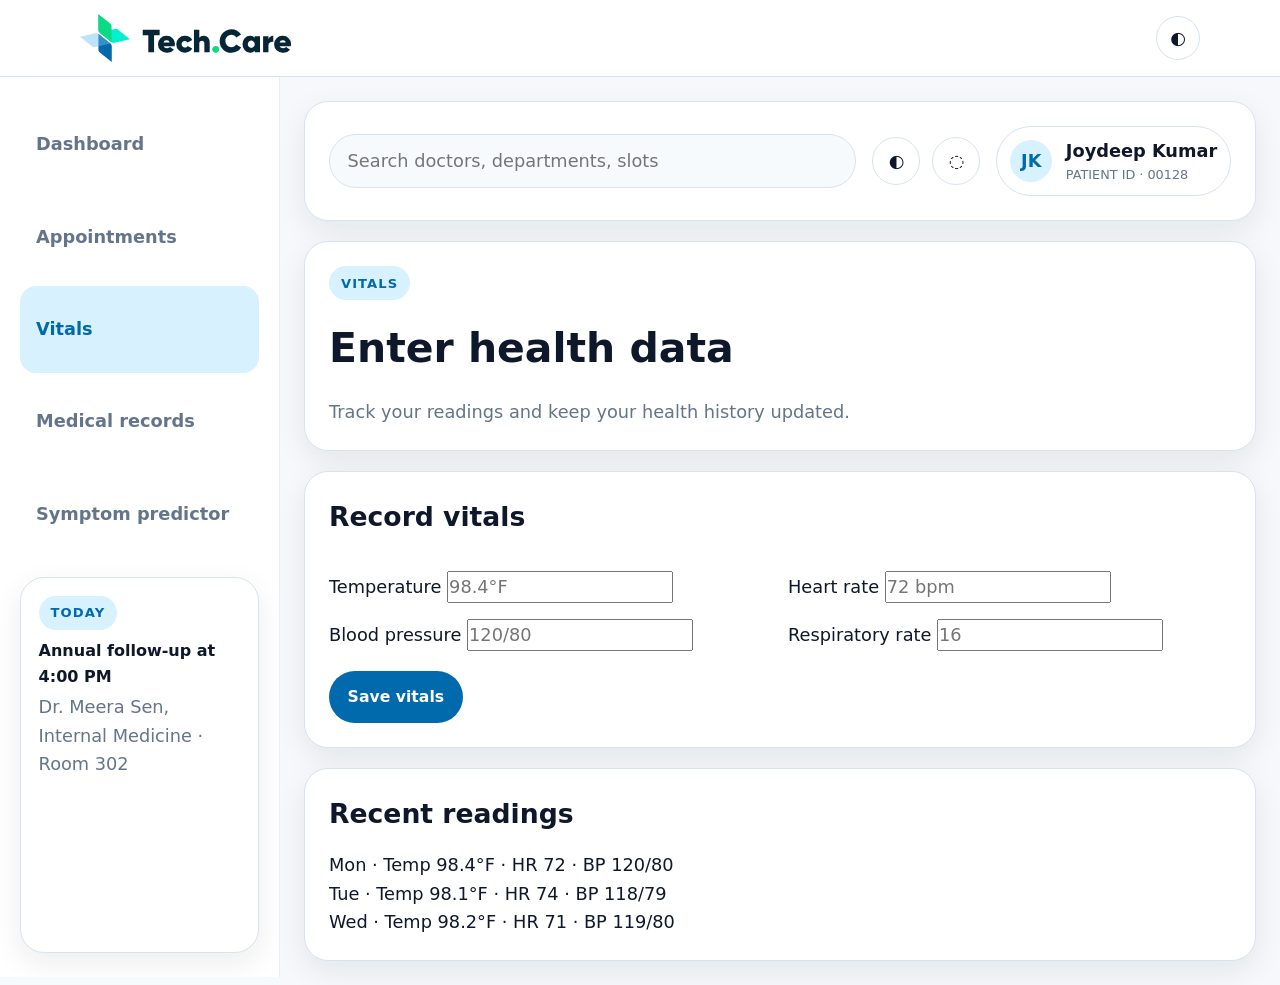
<file: frontend/pages/patient-vitals.html>
<!DOCTYPE html>
<html lang="en" data-theme="light">
<head>
  <meta charset="UTF-8">
  <meta name="viewport" content="width=device-width, initial-scale=1.0">
  <title>Vitals | Tech.Care</title>
  <link rel="stylesheet" href="../css/tokens.css">
  <link rel="stylesheet" href="../css/base.css">
  <link rel="stylesheet" href="../css/components.css">
  <link rel="stylesheet" href="../css/patient.css">
</head>
<body>
  <a href="#main-content" class="skip-link">Skip to content</a>

  <header class="site-header">
    <div class="container nav-shell">
      <a href="index.html" class="brand brand-image" aria-label="Biocanvas home">
        <img src="/frontend/assests/logos/TestLogo.svg" alt="Biocanvas logo" class="brand-logo">
      </a>
      <div class="nav-actions">
        <button class="theme-toggle" data-theme-toggle aria-label="Switch theme">◐</button>
      </div>
    </div>
  </header>

  <div class="page-shell">
    <aside class="sidebar sidebar-patient">
      <nav class="sidebar-nav">
        <a href="patient-dashboard.html" class="nav-link">Dashboard</a>
        <a href="patient-appointments.html" class="nav-link">Appointments</a>
        <a href="patient-vitals.html" class="nav-link active">Vitals</a>
        <a href="patient-reports.html" class="nav-link">Medical records</a>
        <a href="patient-symptom.html" class="nav-link">Symptom predictor</a>
      </nav>
      <div class="sidebar-card card-surface">
        <span class="eyebrow">Today</span>
        <h3>Annual follow-up at 4:00 PM</h3>
        <p>Dr. Meera Sen, Internal Medicine · Room 302</p>
      </div>
    </aside>

    <main id="main-content" class="content-shell">
      <section class="patient-shell">
        <section class="top-summary card-surface">
          <div class="search-row">
            <input type="search" placeholder="Search doctors, departments, slots" aria-label="Search">
            <div class="top-icons">
              <button class="icon-btn" type="button" aria-label="Toggle theme">◐</button>
              <button class="icon-btn" type="button" aria-label="Notifications">◌</button>
            </div>
            <div class="user-pill">
              <div class="avatar" data-user-avatar>JK</div>
              <div>
                <strong data-user-name>Joydeep Kumar</strong>
                <span data-user-id>PATIENT ID · 00128</span>
              </div>
            </div>
          </div>
        </section>

        <section class="appointments-layout">
          <article class="section-card card-surface appointments-hero">
            <span class="eyebrow">Vitals</span>
            <h1>Enter health data</h1>
            <p>Track your readings and keep your health history updated.</p>
          </article>

          <article class="section-card card-surface">
            <div class="section-head">
              <h2>Record vitals</h2>
            </div>
            <form class="mini-form vitals-form">
              <div class="field-grid">
                <div class="field-group">
                  <label>Temperature</label>
                  <input type="text" placeholder="98.4°F">
                </div>
                <div class="field-group">
                  <label>Heart rate</label>
                  <input type="text" placeholder="72 bpm">
                </div>
                <div class="field-group">
                  <label>Blood pressure</label>
                  <input type="text" placeholder="120/80">
                </div>
                <div class="field-group">
                  <label>Respiratory rate</label>
                  <input type="text" placeholder="16">
                </div>
              </div>
              <div class="button-row">
                <button type="button" class="btn btn-primary" data-save-vitals>Save vitals</button>
              </div>
            </form>
          </article>

          <article class="section-card card-surface">
            <div class="section-head">
              <h2>Recent readings</h2>
            </div>
            <div class="note-list">
              <div class="note">Mon · Temp 98.4°F · HR 72 · BP 120/80</div>
              <div class="note">Tue · Temp 98.1°F · HR 74 · BP 118/79</div>
              <div class="note">Wed · Temp 98.2°F · HR 71 · BP 119/80</div>
            </div>
          </article>
        </section>
      </section>
    </main>
  </div>

  <script src="../js/config.js" defer></script>
  <script src="../js/api.js" defer></script>
  <script src="../js/utils.js" defer></script>
  <script src="../js/auth.js" defer></script>
  <script src="../js/patient/vitals.js" defer></script>
</body>
</html>
</file>
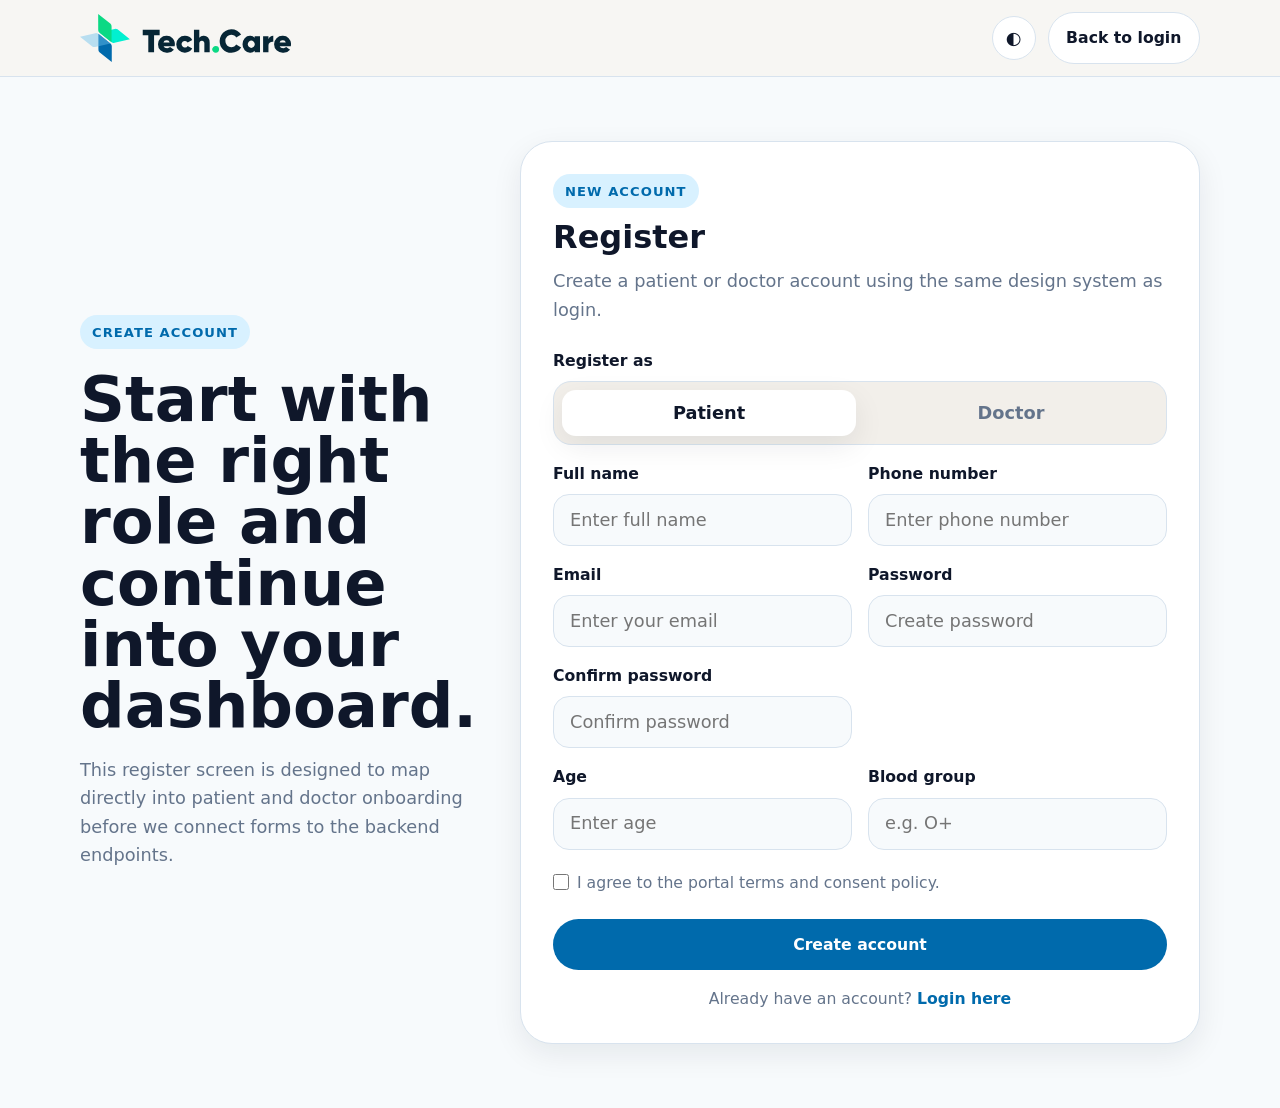
<file: frontend/pages/register.html>
<!DOCTYPE html>
<html lang="en" data-theme="light">
<head>
  <meta charset="UTF-8" />
  <meta name="viewport" content="width=device-width, initial-scale=1.0" />
  <title>Register | Biocanvas</title>
  <link rel="preconnect" href="https://api.fontshare.com">
  <link href="https://api.fontshare.com/v2/css?f[]=satoshi@300,400,500,700,900&display=swap" rel="stylesheet">
  <link rel="stylesheet" href="../css/tokens.css">
  <link rel="stylesheet" href="../css/base.css">
  <link rel="stylesheet" href="../css/components.css">
  <link rel="stylesheet" href="../css/auth.css">
</head>
<body>
  <a href="#main-content" class="skip-link">Skip to content</a>

  <header class="site-header auth-header">
    <div class="container nav-shell">
      <a href="index.html" class="brand brand-image" aria-label="Biocanvas home">
        <img src="/frontend/assests/logos/TestLogo.svg" alt="Biocanvas logo" class="brand-logo">
      </a>
      <div class="nav-actions">
        <button class="theme-toggle" data-theme-toggle aria-label="Switch theme">◐</button>
        <a href="login.html" class="btn btn-secondary">Back to login</a>
      </div>
    </div>
  </header>

  <main id="main-content" class="auth-page">
    <div class="container auth-grid register-grid">
      <section class="auth-intro compact-intro">
        <span class="eyebrow">Create account</span>
        <h1>Start with the right role and continue into your dashboard.</h1>
        <p>
          This register screen is designed to map directly into patient and doctor onboarding before we connect forms to the backend endpoints.
        </p>
      </section>

      <section class="auth-card-shell wide-shell">
        <div class="auth-card register-card">
          <div class="auth-head">
            <span class="eyebrow">New account</span>
            <h2>Register</h2>
            <p>Create a patient or doctor account using the same design system as login.</p>
          </div>

          <form class="auth-form register-form" id="registerForm">
            <div class="field-group role-group">
              <span class="field-label">Register as</span>
              <div class="role-toggle" role="group" aria-label="Select role">
                <button type="button" class="role-btn active" data-role="patient">Patient</button>
                <button type="button" class="role-btn" data-role="doctor">Doctor</button>
              </div>
              <input type="hidden" name="role" id="registerRole" value="patient">
            </div>

            <div class="form-row two-col">
              <div class="field-group">
                <label for="fullName">Full name</label>
                <input type="text" id="fullName" name="full_name" placeholder="Enter full name" required>
              </div>
              <div class="field-group">
                <label for="phone">Phone number</label>
                <input type="tel" id="phone" name="phone" placeholder="Enter phone number" required>
              </div>
            </div>

            <div class="form-row two-col">
              <div class="field-group">
                <label for="registerEmail">Email</label>
                <input type="email" id="registerEmail" name="email" placeholder="Enter your email" required>
              </div>
              <div class="field-group">
                <label for="registerPassword">Password</label>
                <input type="password" id="registerPassword" name="password" placeholder="Create password" required>
              </div>
            </div>

            <div class="form-row two-col">
              <div class="field-group">
                <label for="confirmPassword">Confirm password</label>
                <input type="password" id="confirmPassword" name="confirm_password" placeholder="Confirm password" required>
              </div>
              <div class="field-group doctor-only hidden" data-doctor-field>
                <label for="specialization">Specialization</label>
                <input type="text" id="specialization" name="specialization" placeholder="e.g. Gynecology">
              </div>
            </div>

            <div class="form-row two-col">
              <div class="field-group patient-only">
                <label for="age">Age</label>
                <input type="number" id="age" name="age" placeholder="Enter age">
              </div>
              <div class="field-group patient-only">
                <label for="bloodGroup">Blood group</label>
                <input type="text" id="bloodGroup" name="blood_group" placeholder="e.g. O+">
              </div>
            </div>

            <label class="checkbox-row terms-row">
              <input type="checkbox" required>
              <span>I agree to the portal terms and consent policy.</span>
            </label>

            <button type="submit" class="btn btn-primary auth-submit">Create account</button>

            <p class="form-switch">Already have an account? <a href="login.html">Login here</a></p>
          </form>
        </div>
      </section>
    </div>
  </main>

  <script src="../js/auth.js" defer></script>
</body>
</html>
</file>
<file: frontend/css/tokens.css>
:root,
[data-theme="light"] {
  --font-body: 'Satoshi', Inter, sans-serif;
  --font-display: 'Satoshi', Inter, sans-serif;
  --text-xs: clamp(0.75rem, 0.7rem + 0.2vw, 0.875rem);
  --text-sm: clamp(0.875rem, 0.82rem + 0.2vw, 1rem);
  --text-base: clamp(1rem, 0.95rem + 0.2vw, 1.125rem);
  --text-lg: clamp(1.125rem, 1.02rem + 0.55vw, 1.4rem);
  --text-xl: clamp(1.55rem, 1.2rem + 1vw, 2.3rem);
  --text-hero: clamp(2.4rem, 1.5rem + 3vw, 4.8rem);

  --space-1: 0.25rem;
  --space-2: 0.5rem;
  --space-3: 0.75rem;
  --space-4: 1rem;
  --space-5: 1.25rem;
  --space-6: 1.5rem;
  --space-8: 2rem;
  --space-10: 2.5rem;
  --space-12: 3rem;
  --space-16: 4rem;
  --space-20: 5rem;

  --color-bg: #f7f6f2;
  --color-surface: #f9f8f5;
  --color-surface-2: #fbfbf9;
  --color-surface-offset: #f2efea;
  --color-border: rgba(40, 37, 29, 0.12);
  --color-divider: #ddd8d2;
  --color-text: #28251d;
  --color-text-muted: #6f6c65;
  --color-text-faint: #9a958d;
  --color-text-inverse: #f9f8f4;
  --color-primary: #01696f;
  --color-primary-hover: #0d5256;
  --color-primary-soft: rgba(1, 105, 111, 0.1);
  --color-blue: #006494;
  --color-blue-soft: rgba(0, 100, 148, 0.1);
  --color-success: #437a22;
  --color-warning: #964219;

  --radius-sm: 0.5rem;
  --radius-md: 0.875rem;
  --radius-lg: 1.25rem;
  --radius-xl: 1.5rem;
  --radius-full: 9999px;

  --shadow-sm: 0 2px 6px rgba(28, 26, 22, 0.05);
  --shadow-md: 0 12px 32px rgba(28, 26, 22, 0.08);
  --transition: 180ms cubic-bezier(0.16, 1, 0.3, 1);

  --content-wide: 1180px;
}

[data-theme="dark"] {
  --color-bg: #171614;
  --color-surface: #1c1b19;
  --color-surface-2: #201f1d;
  --color-surface-offset: #2a2825;
  --color-border: rgba(255, 255, 255, 0.12);
  --color-divider: #31302d;
  --color-text: #efede7;
  --color-text-muted: #b0aca5;
  --color-text-faint: #807c76;
  --color-text-inverse: #151412;
  --color-primary: #68adb4;
  --color-primary-hover: #80bec4;
  --color-primary-soft: rgba(104, 173, 180, 0.16);
  --color-blue: #81b8db;
  --color-blue-soft: rgba(129, 184, 219, 0.15);
  --shadow-sm: 0 2px 6px rgba(0, 0, 0, 0.22);
  --shadow-md: 0 12px 32px rgba(0, 0, 0, 0.32);
}
</file>
<file: frontend/css/base.css>
*, *::before, *::after { box-sizing: border-box; margin: 0; padding: 0; }
html { scroll-behavior: smooth; }

body {
  min-height: 100dvh;
  font-family: var(--font-body);
  background: var(--color-bg);
  color: var(--color-text);
  font-size: var(--text-base);
  line-height: 1.6;
}

a { color: inherit; text-decoration: none; }
button, input, textarea, select { font: inherit; color: inherit; }
img, svg { display: block; max-width: 100%; }
ul[role="list"] { list-style: none; }
:focus-visible { outline: 2px solid var(--color-primary); outline-offset: 3px; }

.skip-link {
  position: absolute;
  left: -9999px;
  top: var(--space-4);
  z-index: 999;
  background: var(--color-primary);
  color: var(--color-text-inverse);
  padding: var(--space-3) var(--space-4);
  border-radius: var(--radius-full);
}

.skip-link:focus { left: var(--space-4); }

.container {
  width: min(calc(100% - 2rem), var(--content-wide));
  margin-inline: auto;
}

.section-block {
  padding: clamp(var(--space-10), 8vw, var(--space-20)) 0;
}

.alt-section {
  background: color-mix(in srgb, var(--color-surface) 78%, transparent);
}

@media (prefers-reduced-motion: reduce) {
  *, *::before, *::after {
    animation-duration: 0.01ms !important;
    animation-iteration-count: 1 !important;
    transition-duration: 0.01ms !important;
    scroll-behavior: auto !important;
  }
}

html,body{min-height:100%}
*{box-sizing:border-box}
</file>
<file: frontend/css/components.css>
.site-header {
  position: sticky;
  top: 0;
  z-index: 20;
  backdrop-filter: blur(14px);
  background: color-mix(in srgb, var(--color-bg) 88%, transparent);
  border-bottom: 1px solid var(--color-border);
}

.nav-shell {
  min-height: 80px;
  display: flex;
  align-items: center;
  justify-content: space-between;
  gap: var(--space-4);
}

.brand {
  display: flex;
  align-items: center;
  gap: var(--space-3);
}

.brand-mark {
  width: 44px;
  height: 44px;
  border-radius: 14px;
  display: grid;
  place-items: center;
  background: linear-gradient(135deg, var(--color-primary-soft), transparent);
  color: var(--color-primary);
  border: 1px solid var(--color-border);
}

.brand strong {
  display: block;
  font-size: var(--text-base);
  line-height: 1.1;
}

.brand small {
  display: block;
  color: var(--color-text-muted);
  font-size: var(--text-xs);
}

.desktop-nav {
  display: flex;
  align-items: center;
  gap: var(--space-5);
}

.desktop-nav a {
  color: var(--color-text-muted);
  font-size: var(--text-sm);
}

.desktop-nav a:hover { color: var(--color-text); }

.nav-actions {
  display: flex;
  align-items: center;
  gap: var(--space-3);
}

.btn {
  min-height: 46px;
  padding: 0 var(--space-4);
  border-radius: var(--radius-full);
  display: inline-flex;
  align-items: center;
  justify-content: center;
  border: 1px solid transparent;
  font-weight: 700;
  font-size: var(--text-sm);
  transition: background var(--transition), color var(--transition), border-color var(--transition), transform var(--transition);
}

.btn:hover { transform: translateY(-1px); }

.btn-primary {
  background: var(--color-primary);
  color: var(--color-text-inverse);
}

.btn-primary:hover { background: var(--color-primary-hover); }

.btn-secondary {
  background: var(--color-surface);
  border-color: var(--color-border);
  color: var(--color-text);
}

.theme-toggle {
  min-width: 44px;
  min-height: 44px;
  border-radius: var(--radius-full);
  border: 1px solid var(--color-border);
  background: var(--color-surface);
  cursor: pointer;
}

.eyebrow {
  display: inline-flex;
  align-items: center;
  gap: var(--space-2);
  width: fit-content;
  min-height: 34px;
  padding: 0 var(--space-3);
  border-radius: var(--radius-full);
  background: var(--color-primary-soft);
  color: var(--color-primary);
  font-size: var(--text-xs);
  font-weight: 700;
  letter-spacing: 0.04em;
  text-transform: uppercase;
}

.badge {
  width: fit-content;
  padding: 0.35rem 0.75rem;
  border-radius: var(--radius-full);
  font-size: var(--text-xs);
  font-weight: 700;
}

.badge.primary {
  background: var(--color-primary-soft);
  color: var(--color-primary);
}

.badge.blue {
  background: var(--color-blue-soft);
  color: var(--color-blue);
}

.card-surface,
.metric-card,
.feature-card,
.module-card,
.role-card,
.timeline-item {
  border: 1px solid var(--color-border);
  background: var(--color-surface);
  box-shadow: var(--shadow-sm);
}

.section-heading {
  display: grid;
  gap: var(--space-3);
  margin-bottom: var(--space-8);
}

.section-heading.compact { margin-bottom: var(--space-6); }

.section-heading h2 {
  font-size: var(--text-xl);
  line-height: 1.1;
  max-width: 18ch;
}

.section-heading p {
  max-width: 60ch;
  color: var(--color-text-muted);
}

@media (max-width: 860px) {
  .desktop-nav { display: none; }
  .nav-actions .btn-secondary { display: none; }
}
.brand-image {
  display: inline-flex;
  align-items: center;
}

.brand-logo {
  height: 48px;
  width: auto;
  display: block;
}

@media (max-width: 640px) {
  .brand-logo {
    height: 40px;
  }
}

/* shared layout */
:root{
  --shadow-sm:0 10px 30px rgba(15,23,42,.08)
}

html[data-theme='light']{
  --color-surface:#fff;
  --color-surface-2:#f7fafc;
  --color-border:#d8e3ee;
  --color-text:#0f172a;
  --color-text-muted:#64748b;
  --color-primary:#006aac;
  --color-primary-soft:#d8f1ff;
  --color-warning:#b45309
}

html[data-theme='dark']{
  --color-surface:#0f172a;
  --color-surface-2:#111c2e;
  --color-border:#23324a;
  --color-text:#e2e8f0;
  --color-text-muted:#94a3b8;
  --color-primary:#6dc2ee;
  --color-primary-soft:#16334a;
  --color-warning:#f59e0b
}

body{
  margin:0;
  font-family:system-ui,-apple-system,Segoe UI,Roboto,sans-serif;
  background:var(--color-surface-2);
  color:var(--color-text)
}

a{
  text-decoration:none;
  color:inherit
}

.container{
  width:min(1120px,calc(100% - 2rem));
  margin:0 auto
}

.brand-image{
  display:inline-flex;
  align-items:center
}

.brand-logo{
  height:48px;
  width:auto;
  display:block
}

.site-header{
  position:sticky;
  top:0;
  z-index:20;
  background:color-mix(in srgb,var(--color-surface) 90%,transparent);
  backdrop-filter:blur(14px);
  border-bottom:1px solid var(--color-border)
}

.nav-shell{
  min-height:76px;
  display:flex;
  align-items:center;
  justify-content:space-between;
  gap:1rem
}

.nav-actions{
  display:flex;
  align-items:center;
  gap:.75rem
}

.btn{
  display:inline-flex;
  align-items:center;
  justify-content:center;
  min-height:44px;
  padding:.75rem 1.1rem;
  border-radius:999px;
  border:1px solid transparent;
  font-weight:700;
  cursor:pointer
}

.btn-primary{
  background:var(--color-primary);
  color:#fff
}

.btn-secondary{
  background:var(--color-surface);
  border-color:var(--color-border)
}

.theme-toggle{
  width:44px;
  height:44px;
  border-radius:50%;
  border:1px solid var(--color-border);
  background:var(--color-surface);
  color:var(--color-text);
  cursor:pointer
}

.badge{
  display:inline-flex;
  align-items:center;
  gap:.4rem;
  padding:.32rem .7rem;
  border-radius:999px;
  font-size:.82rem;
  font-weight:700;
  width:max-content
}

.badge.primary{
  background:var(--color-primary-soft);
  color:var(--color-primary)
}

.badge.blue{
  background:color-mix(in srgb,var(--color-primary) 15%, transparent);
  color:var(--color-primary)
}

.card-surface{
  background:var(--color-surface);
  border:1px solid var(--color-border);
  border-radius:24px;
  box-shadow:var(--shadow-sm)
}

.eyebrow{
  font-size:.82rem;
  letter-spacing:.08em;
  text-transform:uppercase;
  color:var(--color-primary);
  font-weight:800
}

.skip-link{
  position:absolute;
  left:-999px;
  top:auto
}

.skip-link:focus{
  left:1rem;
  top:1rem;
  z-index:1000;
  background:var(--color-surface);
  padding:.75rem 1rem;
  border:1px solid var(--color-border);
  border-radius:12px
}

.sidebar{
  width:280px;
  min-height:100vh;
  background:var(--color-surface);
  border-right:1px solid var(--color-border);
  padding:1.25rem;
  display:grid;
  gap:1.25rem
}

.sidebar-nav{
  display:grid;
  gap:.5rem
}

.nav-link{
  padding:.9rem 1rem;
  border-radius:14px;
  color:var(--color-text-muted);
  font-weight:700
}

.nav-link.active,
.nav-link:hover{
  background:var(--color-primary-soft);
  color:var(--color-primary)
}
</file>
<file: frontend/css/landing.css>
.hero-section {
  padding: clamp(var(--space-12), 9vw, var(--space-20)) 0 var(--space-12);
}

.hero-grid {
  display: grid;
  grid-template-columns: 1.05fr 0.95fr;
  gap: var(--space-8);
  align-items: center;
}

.hero-copy {
  display: grid;
  gap: var(--space-5);
}

.hero-copy h1 {
  font-size: var(--text-hero);
  line-height: 0.98;
  max-width: 11ch;
}

.hero-copy p {
  max-width: 56ch;
  color: var(--color-text-muted);
}

.hero-actions {
  display: flex;
  flex-wrap: wrap;
  gap: var(--space-3);
}

.hero-metrics {
  display: grid;
  grid-template-columns: repeat(2, minmax(0, 1fr));
  gap: var(--space-4);
  margin-top: var(--space-2);
}

.metric-card {
  padding: var(--space-5);
  border-radius: var(--radius-lg);
}

.metric-label,
.mini-text,
.module-tag {
  display: inline-block;
  font-size: var(--text-xs);
  color: var(--color-text-muted);
  text-transform: uppercase;
  letter-spacing: 0.04em;
  margin-bottom: var(--space-2);
}

.hero-visual {
  position: relative;
  min-height: 560px;
  border-radius: 32px;
  overflow: hidden;
  padding: var(--space-6);
  background:
    radial-gradient(circle at top right, var(--color-primary-soft), transparent 34%),
    radial-gradient(circle at bottom left, var(--color-blue-soft), transparent 28%),
    var(--color-surface);
}

.floating-card {
  position: absolute;
  border: 1px solid var(--color-border);
  background: color-mix(in srgb, var(--color-surface) 92%, transparent);
  box-shadow: var(--shadow-md);
  border-radius: 28px;
  padding: var(--space-5);
}

.primary-panel {
  inset: 32px 40px auto 32px;
  display: grid;
  gap: var(--space-4);
}

.secondary-panel {
  right: 24px;
  bottom: 28px;
  width: min(84%, 320px);
}

.panel-head {
  display: flex;
  align-items: center;
  justify-content: space-between;
  gap: var(--space-3);
}

.primary-panel h2 {
  font-size: clamp(1.35rem, 1.15rem + 0.8vw, 2rem);
  line-height: 1.08;
  max-width: 18ch;
}

.mini-grid {
  display: grid;
  grid-template-columns: repeat(2, minmax(0, 1fr));
  gap: var(--space-3);
}

.mini-tile {
  padding: var(--space-4);
  border-radius: 20px;
  background: var(--color-surface-2);
  border: 1px solid var(--color-border);
}

.mini-tile span {
  display: block;
  color: var(--color-text-muted);
  font-size: var(--text-xs);
  margin-bottom: var(--space-2);
}

.panel-list {
  display: grid;
  gap: var(--space-3);
  margin-top: var(--space-4);
  list-style: none;
}

.panel-list li {
  padding: var(--space-3) 0;
  border-bottom: 1px solid var(--color-divider);
}

.panel-list li:last-child { border-bottom: 0; }

.feature-grid,
.module-grid,
.role-grid {
  display: grid;
  gap: var(--space-4);
}

.feature-grid { grid-template-columns: repeat(3, minmax(0, 1fr)); }
.module-grid { grid-template-columns: repeat(3, minmax(0, 1fr)); }
.role-grid { grid-template-columns: repeat(2, minmax(0, 1fr)); }

.feature-card,
.module-card,
.role-card {
  padding: var(--space-5);
  border-radius: var(--radius-xl);
}

.feature-icon {
  width: 44px;
  height: 44px;
  display: grid;
  place-items: center;
  border-radius: 14px;
  background: var(--color-primary-soft);
  color: var(--color-primary);
  margin-bottom: var(--space-4);
}

.feature-card h3,
.module-card h3,
.role-card h3,
.timeline-item h3 {
  font-size: var(--text-lg);
  margin-bottom: var(--space-2);
}

.feature-card p,
.module-card p,
.role-card li,
.timeline-item p {
  color: var(--color-text-muted);
}

.role-card ul {
  display: grid;
  gap: var(--space-3);
  margin-top: var(--space-4);
  list-style: none;
}

.role-card li {
  position: relative;
  padding-left: 1.1rem;
}

.role-card li::before {
  content: "•";
  position: absolute;
  left: 0;
  color: var(--color-primary);
}

.flow-shell {
  display: grid;
  gap: var(--space-6);
}

.timeline {
  display: grid;
  gap: var(--space-4);
}

.timeline-item {
  border-radius: var(--radius-xl);
  padding: var(--space-5);
  display: grid;
  grid-template-columns: 72px 1fr;
  gap: var(--space-4);
  align-items: start;
}

.timeline-item span {
  width: 72px;
  height: 72px;
  border-radius: 22px;
  display: grid;
  place-items: center;
  background: var(--color-surface-offset);
  color: var(--color-primary);
  font-weight: 900;
  font-size: var(--text-lg);
}

.timeline-item.active span {
  background: var(--color-primary-soft);
}

@media (max-width: 1080px) {
  .hero-grid,
  .feature-grid,
  .module-grid,
  .role-grid {
    grid-template-columns: 1fr;
  }

  .hero-visual { min-height: 520px; }
}

@media (max-width: 720px) {
  .hero-metrics,
  .mini-grid {
    grid-template-columns: 1fr;
  }

  .hero-visual {
    min-height: 580px;
    padding: var(--space-4);
  }

  .primary-panel {
    inset: 20px 20px auto 20px;
  }

  .secondary-panel {
    left: 20px;
    right: 20px;
    width: auto;
  }

  .hero-actions .btn,
  .nav-actions .btn {
    width: 100%;
  }

  .nav-actions {
    gap: var(--space-2);
  }
}
</file>
<file: frontend/css/auth.css>
.auth-header {
  background: color-mix(in srgb, var(--color-bg) 92%, transparent);
}

.auth-page {
  min-height: calc(100dvh - 80px);
  display: flex;
  align-items: center;
  padding: clamp(var(--space-8), 6vw, var(--space-16)) 0;
}

.auth-grid {
  display: grid;
  grid-template-columns: 0.9fr 1.1fr;
  gap: var(--space-8);
  align-items: center;
}

.register-grid {
  grid-template-columns: 0.75fr 1.25fr;
}

.auth-intro {
  display: grid;
  gap: var(--space-5);
}

.auth-intro h1 {
  font-size: var(--text-hero);
  line-height: 0.98;
  max-width: 10ch;
}

.auth-intro p {
  max-width: 52ch;
  color: var(--color-text-muted);
}

.auth-info-cards {
  display: grid;
  gap: var(--space-4);
}

.auth-info-card,
.auth-card {
  background: var(--color-surface);
  border: 1px solid var(--color-border);
  border-radius: calc(var(--radius-xl) + 0.5rem);
  box-shadow: var(--shadow-sm);
}

.auth-info-card {
  padding: var(--space-5);
}

.auth-info-card h3 {
  font-size: var(--text-lg);
  margin: var(--space-3) 0 var(--space-2);
}

.auth-info-card p,
.auth-head p,
.form-switch,
.field-label,
.checkbox-row,
.text-link {
  color: var(--color-text-muted);
}

.auth-card-shell {
  display: flex;
  justify-content: flex-end;
}

.wide-shell {
  justify-content: stretch;
}

.auth-card {
  width: min(100%, 640px);
  padding: clamp(var(--space-5), 3vw, var(--space-8));
}

.register-card {
  width: 100%;
}

.auth-head {
  display: grid;
  gap: var(--space-3);
  margin-bottom: var(--space-6);
}

.auth-head h2 {
  font-size: var(--text-xl);
  line-height: 1.1;
}

.auth-form {
  display: grid;
  gap: var(--space-4);
}

.form-row {
  display: grid;
  gap: var(--space-4);
}

.two-col {
  grid-template-columns: repeat(2, minmax(0, 1fr));
}

.split-row {
  grid-template-columns: 1fr auto;
  align-items: center;
}

.field-group {
  display: grid;
  gap: var(--space-2);
}

.field-group label,
.field-label {
  font-size: var(--text-sm);
  font-weight: 700;
  color: var(--color-text);
}

.field-group input {
  min-height: 52px;
  border-radius: 16px;
  border: 1px solid var(--color-border);
  background: var(--color-surface-2);
  padding: 0 var(--space-4);
  outline: none;
}

.field-group input:focus {
  border-color: var(--color-primary);
  box-shadow: 0 0 0 4px color-mix(in srgb, var(--color-primary-soft) 75%, transparent);
}

.role-toggle {
  display: grid;
  grid-template-columns: repeat(2, 1fr);
  gap: var(--space-2);
  padding: var(--space-2);
  border-radius: 18px;
  background: var(--color-surface-offset);
  border: 1px solid var(--color-border);
}

.role-btn {
  min-height: 46px;
  border: 0;
  border-radius: 14px;
  background: transparent;
  color: var(--color-text-muted);
  font-weight: 700;
  cursor: pointer;
}

.role-btn.active {
  background: var(--color-surface);
  color: var(--color-text);
  box-shadow: var(--shadow-sm);
}

.checkbox-row {
  display: inline-flex;
  align-items: center;
  gap: var(--space-2);
  font-size: var(--text-sm);
}

.checkbox-row input {
  inline-size: 16px;
  block-size: 16px;
  accent-color: var(--color-primary);
}

.text-link,
.form-switch a {
  color: var(--color-primary);
  font-weight: 700;
}

.auth-submit {
  width: 100%;
  margin-top: var(--space-2);
}

.form-switch {
  text-align: center;
  font-size: var(--text-sm);
}

.hidden {
  display: none;
}

.compact-intro h1 {
  max-width: 12ch;
}

.terms-row {
  margin-top: var(--space-1);
}

@media (max-width: 980px) {
  .auth-grid,
  .register-grid {
    grid-template-columns: 1fr;
  }

  .auth-card-shell {
    justify-content: stretch;
  }

  .auth-card {
    width: 100%;
  }
}

@media (max-width: 640px) {
  .two-col,
  .split-row {
    grid-template-columns: 1fr;
  }

  .auth-intro h1 {
    max-width: 12ch;
  }

  .nav-actions .btn {
    display: none;
  }
}

.brand-image {
  display: inline-flex;
  align-items: center;
}

.brand-logo {
  height: 48px;
  width: auto;
  display: block;
}

@media (max-width: 640px) {
  .brand-logo {
    height: 40px;
  }
}
</file>
<file: frontend/css/patient.css>
html,body{height:100%}
.page-shell{display:grid;grid-template-columns:280px minmax(0,1fr);min-height:calc(100vh - 76px);align-items:start}
.content-shell{padding:1.5rem 1.5rem 2rem;min-width:0}
.patient-shell{display:grid;gap:1rem}
.sidebar{position:sticky;top:76px;height:calc(100vh - 76px);overflow:auto}
.sidebar-card{padding:1.1rem;border:1px solid var(--color-border);border-radius:20px}
.sidebar-card h3{margin:.5rem 0 .25rem;font-size:1rem}
.sidebar-card p{margin:0;color:var(--color-text-muted)}
.sidebar-nav{gap:.35rem}
.nav-link{display:flex;align-items:center;min-height:48px;padding:.85rem 1rem;border-radius:16px}
.nav-link.active,.nav-link:hover{background:var(--color-primary-soft);color:var(--color-primary)}
.top-summary,.hero-card,.health-score,.mini-card,.action-card,.stat-card,.section-card{padding:1.5rem}
.search-row{display:grid;grid-template-columns:minmax(0,1fr) auto auto;gap:1rem;align-items:center}
.search-row input{width:100%;min-height:54px;border-radius:999px;border:1px solid var(--color-border);background:var(--color-surface-2);padding:0 1.1rem;color:var(--color-text)}
.top-icons{display:flex;gap:.75rem}
.icon-btn{width:48px;height:48px;border-radius:50%;border:1px solid var(--color-border);background:var(--color-surface);color:var(--color-text)}
.user-pill{display:flex;align-items:center;gap:.85rem;padding:.6rem .8rem;border:1px solid var(--color-border);border-radius:999px;background:var(--color-surface)}
.avatar{width:42px;height:42px;border-radius:50%;display:grid;place-items:center;background:var(--color-primary-soft);color:var(--color-primary);font-weight:800}
.user-pill span{display:block;color:var(--color-text-muted);font-size:.8rem}
.hero-grid{display:grid;grid-template-columns:minmax(0,1.8fr) minmax(260px,.95fr) minmax(220px,.55fr) minmax(220px,.55fr);gap:1rem}
.hero-card{grid-column:1/2;display:grid;gap:1rem;min-height:100%}
.hero-card h1{font-size:clamp(2rem,3.5vw,3.3rem);line-height:1.06;max-width:12ch;margin:0}
.hero-card p{max-width:62ch;color:var(--color-text-muted)}
.button-row{display:flex;flex-wrap:wrap;gap:.75rem}
.health-score,.mini-card{display:grid;gap:1rem;align-content:start}
.score-ring{width:150px;height:150px;border-radius:50%;margin:0 auto;border:16px solid var(--color-primary-soft);border-top-color:var(--color-primary);display:grid;place-items:center;font-size:2rem;font-weight:800;color:var(--color-text)}
.quick-actions-section{display:grid;gap:1rem}
.section-head{display:flex;justify-content:space-between;align-items:flex-start;gap:1rem}
.action-grid{display:grid;grid-template-columns:repeat(4,minmax(0,1fr));gap:1rem}
.action-card{display:grid;gap:.8rem;min-height:190px}
.action-icon{width:52px;height:52px;border-radius:16px;background:var(--color-primary-soft);display:grid;place-items:center;font-size:1.4rem;color:var(--color-primary)}
.stats-grid{display:grid;grid-template-columns:repeat(4,minmax(0,1fr));gap:1rem}
.stat-card{display:grid;gap:.8rem;min-height:230px}
.stat-card strong{font-size:clamp(2.1rem,5vw,3.5rem);line-height:1}
.content-sections{display:grid;gap:1rem}
.section-card{display:grid;gap:1rem}
.section-card .section-head{align-items:center}
.list-grid{display:grid;grid-template-columns:repeat(2,minmax(0,1fr));gap:1rem}
.list-item,.profile-item{padding:1rem;border:1px solid var(--color-border);border-radius:18px;background:var(--color-surface-2)}
.list-item span,.profile-item span{display:block;color:var(--color-text-muted);margin-top:.25rem}
.profile-grid{display:grid;grid-template-columns:repeat(2,minmax(0,1fr));gap:1rem}
.content-sections .section-card:last-child{margin-bottom:1rem}
@media(max-width:1200px){
  .hero-grid,.action-grid,.stats-grid{grid-template-columns:repeat(2,minmax(0,1fr))}
  .hero-card{grid-column:1/-1}
}
@media(max-width:960px){
  .page-shell{grid-template-columns:1fr}
  .sidebar{position:relative;top:auto;height:auto}
  .search-row,.list-grid,.profile-grid,.hero-grid,.action-grid,.stats-grid{grid-template-columns:1fr}
  .content-shell{padding:1rem}
  .section-head{flex-direction:column;align-items:flex-start}
}
.appointments-layout{
  display:grid;
  grid-template-columns:minmax(0,1fr);
  gap:1rem;
}

.appointments-hero{
  display:grid;
  gap:1rem;
}

.appointments-hero h1{
  font-size:clamp(2rem,3.2vw,3rem);
  margin:0;
}

.appointments-hero p{
  color:var(--color-text-muted);
  max-width:60ch;
}

.chips-row{
  display:flex;
  flex-wrap:wrap;
  gap:.75rem;
}

.chip{
  padding:.7rem 1rem;
  border-radius:999px;
  border:1px solid var(--color-border);
  background:var(--color-surface-2);
  cursor:pointer;
  font-weight:700;
  color:var(--color-text);
}

.chip.active{
  background:var(--color-primary-soft);
  color:var(--color-primary);
  border-color:var(--color-primary);
}

.doctor-list{
  display:grid;
  grid-template-columns:repeat(2,minmax(0,1fr));
  gap:1rem;
}

.doctor-card{
  padding:1.1rem;
  border:1px solid var(--color-border);
  border-radius:22px;
  text-align:left;
  background:var(--color-surface-2);
  cursor:pointer;
  display:grid;
  gap:.8rem;
  transition:border-color .2s ease, box-shadow .2s ease, transform .2s ease;
}

.doctor-card:hover{
  transform:translateY(-1px);
}

.doctor-card.active{
  border-color:var(--color-primary);
  box-shadow:0 0 0 4px color-mix(in srgb,var(--color-primary-soft) 60%,transparent);
}

.doctor-top{
  display:flex;
  justify-content:space-between;
  gap:1rem;
  align-items:flex-start;
}

.doctor-top strong{
  display:block;
  font-size:1.05rem;
}

.doctor-top span{
  display:block;
  color:var(--color-text-muted);
  margin-top:.2rem;
}

.doctor-meta{
  display:flex;
  justify-content:space-between;
  gap:1rem;
  color:var(--color-text-muted);
  font-size:.95rem;
}

.slots-panel{
  display:grid;
  gap:1rem;
}

.slot-list{
  display:grid;
  grid-template-columns:repeat(3,minmax(0,1fr));
  gap:1rem;
}

.slot{
  padding:1rem;
  border:1px solid var(--color-border);
  border-radius:18px;
  background:var(--color-surface-2);
  display:grid;
  gap:.75rem;
}

.slot strong{
  font-size:1rem;
}

.slot .btn{
  width:100%;
}

.empty-state{
  text-align:center;
  color:var(--color-text-muted);
}

@media(max-width:1200px){
  .doctor-list,
  .slot-list{
    grid-template-columns:1fr;
  }
}

@media(max-width:960px){
  .appointments-layout,
  .doctor-list,
  .slot-list{
    grid-template-columns:1fr;
  }
}
.hidden{display:none !important}
.confirmation-panel{border:1px solid var(--color-primary);background:color-mix(in srgb,var(--color-primary-soft) 35%, var(--color-surface))}
.confirmation-box{display:grid;gap:.35rem;padding:1rem;border-radius:18px;background:var(--color-surface-2)}
.confirmation-box strong{font-size:1.1rem}
.confirmation-box span{color:var(--color-text-muted)}
.confirmation-box p{margin:0;color:var(--color-text)}
.user-pill strong,.user-pill span{display:block}
.my-bookings-panel{
  display:grid;
  gap:1rem;
}

.bookings-list{
  display:grid;
  gap:1rem;
}

.booking-item{
  padding:1rem;
  border:1px solid var(--color-border);
  border-radius:18px;
  background:var(--color-surface-2);
  display:flex;
  justify-content:space-between;
  gap:1rem;
  align-items:flex-start;
}

.booking-item strong{
  display:block;
}

.booking-item span,
.booking-item small{
  display:block;
  color:var(--color-text-muted);
}

.booking-status{
  padding:.35rem .7rem;
  border-radius:999px;
  background:var(--color-primary-soft);
  color:var(--color-primary);
  font-weight:700;
  white-space:nowrap;
}

.subpage-card-wide {
  grid-column: 1 / -1;
}

.section-subtitle {
  margin-top: 0.5rem;
  color: var(--muted-text);
  max-width: 52rem;
}

.form-grid {
  display: grid;
  grid-template-columns: repeat(2, minmax(0, 1fr));
  gap: 1rem;
}

.form-actions {
  margin-top: 1.25rem;
  display: flex;
  justify-content: flex-end;
}

.vitals-form {
  display: flex;
  flex-direction: column;
  gap: 0;
}

@media (max-width: 900px) {
  .form-grid {
    grid-template-columns: 1fr;
  }
}
.subpage-layout {
  display: grid;
  grid-template-columns: 280px minmax(0, 1fr);
  min-height: calc(100vh - 72px);
}

.sidebar-patient {
  position: sticky;
  top: 72px;
  height: calc(100vh - 72px);
  align-self: start;
}

.subpage-content {
  min-width: 0;
  padding: 2rem;
  background: var(--page-bg, #f6f8fb);
}

.subpage-grid {
  display: grid;
  grid-template-columns: minmax(0, 1.4fr) minmax(320px, 0.8fr);
  gap: 1.5rem;
  align-items: start;
}

.subpage-card {
  background: #fff;
  border-radius: 24px;
  padding: 1.5rem;
  box-shadow: 0 10px 30px rgba(15, 23, 42, 0.08);
}

.subpage-card-wide {
  grid-column: 1 / -1;
}

.card-head h1,
.card-head h2 {
  margin: 0.5rem 0 0;
}

.section-subtitle {
  margin: 0.5rem 0 0;
  color: var(--muted-text, #6b7280);
  max-width: 52rem;
}

.vitals-form {
  display: flex;
  flex-direction: column;
  gap: 1.25rem;
  margin-top: 1rem;
}

.form-grid {
  display: grid;
  grid-template-columns: repeat(2, minmax(0, 1fr));
  gap: 1rem;
}

.form-actions {
  display: flex;
  justify-content: flex-end;
}

@media (max-width: 1024px) {
  .subpage-layout {
    grid-template-columns: 1fr;
  }

  .sidebar-patient {
    position: relative;
    top: 0;
    height: auto;
  }

  .subpage-grid {
    grid-template-columns: 1fr;
  }

  .subpage-card-wide {
    grid-column: auto;
  }
}

@media (max-width: 640px) {
  .subpage-content {
    padding: 1rem;
  }

  .form-grid {
    grid-template-columns: 1fr;
  }
}
.record-grid {
  display: grid;
  grid-template-columns: repeat(3, minmax(0, 1fr));
  gap: 1rem;
  margin-top: 1rem;
}

.record-card {
  background: #f9fbff;
  border: 1px solid rgba(148, 163, 184, 0.18);
  border-radius: 20px;
  padding: 1.25rem;
  display: flex;
  flex-direction: column;
  gap: 0.75rem;
}

.record-card h3 {
  margin: 0;
  font-size: 1.05rem;
}

.record-card p {
  margin: 0;
  color: var(--muted-text, #64748b);
}

@media (max-width: 1024px) {
  .record-grid {
    grid-template-columns: 1fr;
  }
}
.symptom-form {
  display: flex;
  flex-direction: column;
  gap: 1.25rem;
  margin-top: 1rem;
}

@media (max-width: 1024px) {
  .subpage-grid {
    grid-template-columns: 1fr;
  }
}
.page-shell {
  display: grid;
  grid-template-columns: 280px minmax(0, 1fr);
  min-height: 100vh;
}

.sidebar-patient {
  background: #fff;
  border-right: 1px solid rgba(148, 163, 184, 0.18);
  padding: 1.5rem 1.25rem;
}

.content-shell {
  min-width: 0;
  background: #f6f8fb;
  padding: 1.5rem;
}

.patient-shell {
  display: grid;
  gap: 1.25rem;
}

.top-summary,
.section-card,
.sidebar-card {
  border-radius: 24px;
  background: #fff;
  box-shadow: 0 10px 30px rgba(15, 23, 42, 0.08);
}

.appointments-layout {
  display: grid;
  gap: 1.25rem;
}

.field-grid {
  display: grid;
  grid-template-columns: repeat(2, minmax(0, 1fr));
  gap: 1rem;
}

.record-grid {
  display: grid;
  grid-template-columns: repeat(3, minmax(0, 1fr));
  gap: 1rem;
}

.record-card {
  background: #f9fbff;
  border: 1px solid rgba(148, 163, 184, 0.18);
  border-radius: 20px;
  padding: 1.25rem;
  display: flex;
  flex-direction: column;
  gap: 0.75rem;
}

@media (max-width: 1024px) {
  .page-shell {
    grid-template-columns: 1fr;
  }

  .field-grid,
  .record-grid {
    grid-template-columns: 1fr;
  }
}
</file>
